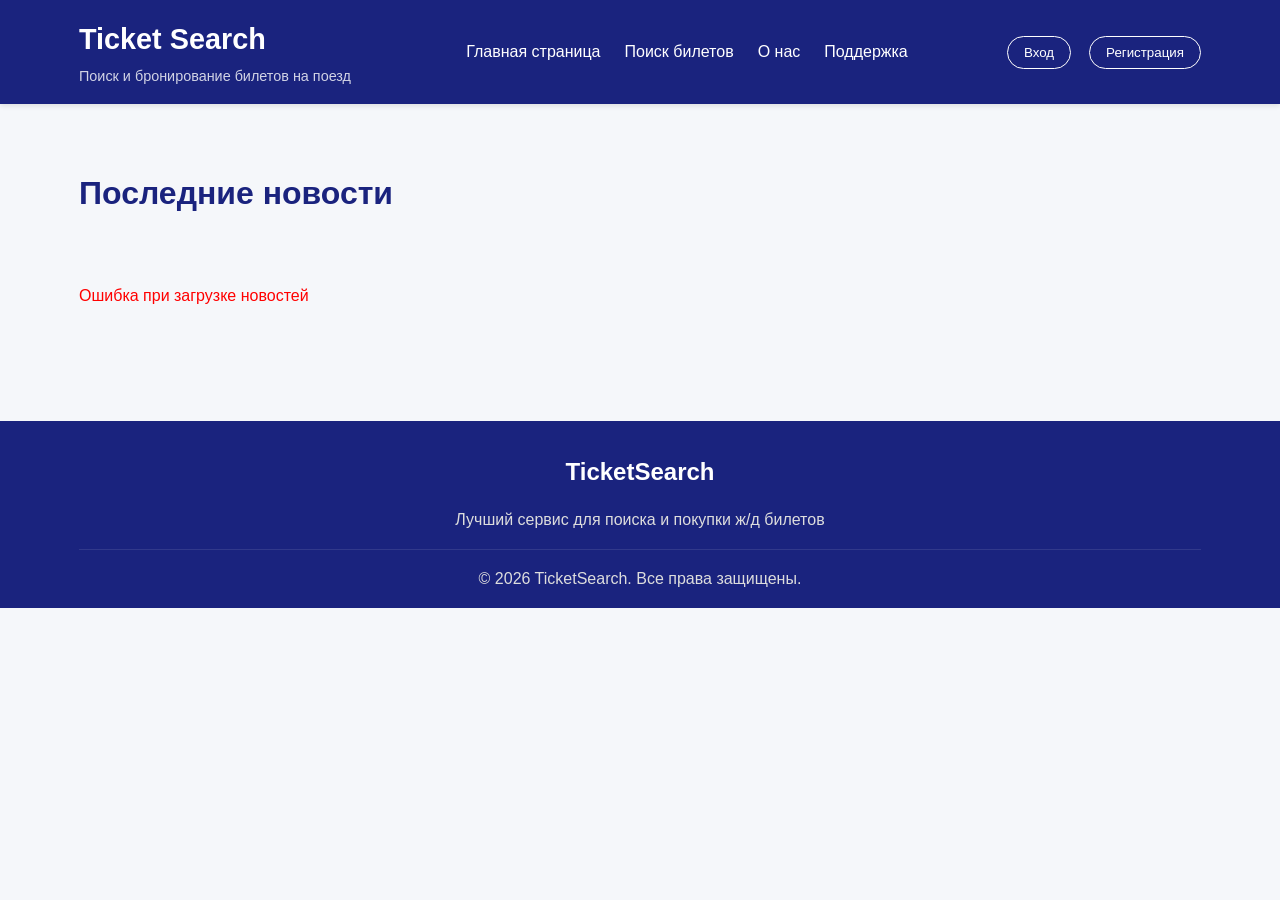
<file: novostu.html>
<!DOCTYPE html>
<html lang="ru">
<head>
    <meta charset="UTF-8">
    <meta name="viewport" content="width=device-width, initial-scale=1.0">
    <link rel="stylesheet" href="https://cdnjs.cloudflare.com/ajax/libs/font-awesome/6.4.0/css/all.min.css">
    <title>Новости железной дороги</title>
    <link rel="stylesheet" href="novostu.css">
    <link rel="stylesheet" href="auto.css">
    <style>
        /* ========== ДОПОЛНИТЕЛЬНЫЕ СТИЛИ ДЛЯ СПИННЕРА ========== */
        .loading-container {
            display: flex;
            flex-direction: column;
            align-items: center;
            justify-content: center;
            padding: 60px 20px;
            background: white;
            border-radius: 20px;
            text-align: center;
            grid-column: 1 / -1;
        }

        .loading-spinner {
            width: 60px;
            height: 60px;
            margin: 0 auto 20px;
            border: 4px solid #e0e0e0;
            border-top: 4px solid #1a237e;
            border-right: 4px solid #283593;
            border-radius: 50%;
            animation: spin 0.8s linear infinite;
        }

        .loading-text {
            font-size: 18px;
            color: #1a237e;
            font-weight: 600;
            margin-bottom: 10px;
        }

        .loading-dots {
            display: flex;
            justify-content: center;
            gap: 8px;
            margin-top: 15px;
        }

        .loading-dots span {
            width: 8px;
            height: 8px;
            background: #1a237e;
            border-radius: 50%;
            animation: bounce 1.4s ease-in-out infinite;
        }

        .loading-dots span:nth-child(1) { animation-delay: 0s; }
        .loading-dots span:nth-child(2) { animation-delay: 0.2s; }
        .loading-dots span:nth-child(3) { animation-delay: 0.4s; }

        .loading-subtext {
            font-size: 14px;
            color: #888;
            margin-top: 10px;
        }

        @keyframes spin {
            0% { transform: rotate(0deg); }
            100% { transform: rotate(360deg); }
        }

        @keyframes bounce {
            0%, 60%, 100% {
                transform: translateY(0);
                opacity: 0.4;
            }
            30% {
                transform: translateY(-12px);
                opacity: 1;
            }
        }
    </style>
    <script src="https://accounts.google.com/gsi/client" async defer></script>
</head>

<body>
    <!-- Шапка -->
    <header class="header">
        <div class="container">
            <div class="logo">
                <a href="index.html">
                    <h1>Ticket Search</h1>
                    <p>Поиск и бронирование билетов на поезд</p>
                </a>
            </div>
            <nav class="nav">
                <ul>
                    <li><a href="index.html">Главная страница</a></li>
                    <li><a href="seacrh.html">Поиск билетов</a></li>
                    <li><a href="o_nas.html">О нас</a></li>
                    <li><a href="support.html">Поддержка</a></li>
                </ul>
            </nav>
            <div class="auth-buttons" id="authBlock">
                <button class="btn-login" id="loginBtn">Войти</button>
                <button class="btn-register" id="regBtn">Регистрация</button>
            </div>
        </div>
    </header>

    <!-- Основной контент -->
    <main>
        <!-- Последние новости -->
        <section class="latest-news">
            <div class="container">
                <div class="news-header">
                    <h2 class="section-title">Последние новости</h2>
                </div>
                <div class="news-grid" id="newsContainer">
                    <div class="loading-container">
                        <div class="loading-spinner"></div>
                        <div class="loading-text">Загрузка новостей</div>
                        <div class="loading-dots">
                            <span></span>
                            <span></span>
                            <span></span>
                        </div>
                        <div class="loading-subtext">Пожалуйста, подождите...</div>
                    </div>
                </div>
            </div>
        </section>
    </main>

    <!-- Подвал -->
    <footer class="footer">
        <div class="container">
            <div class="footer-content">
                <div class="footer-section">
                    <h3>TicketSearch</h3>
                    <p>Лучший сервис для поиска и покупки ж/д билетов</p>
                </div>
            </div>
            <div class="footer-bottom">
                <p>&copy; 2026 TicketSearch. Все права защищены.</p>
            </div>
        </div>
    </footer>

    <div id="authModal" class="modal">
        <div class="modal-content">
            <span class="close-modal">&times;</span>
            <h2 id="modalTitle">Вход</h2>
            <form id="authForm">
                <div id="regFields" style="display: none;">
                    <div class="form-group" style="margin-bottom: 15px;">
                        <input type="text" id="authName" placeholder="Имя" style="width: 100%; padding: 10px; border: 1px solid #ddd; border-radius: 4px;">
                    </div>
                    <div class="form-group" style="margin-bottom: 15px;">
                        <input type="text" id="authLastName" placeholder="Фамилия" style="width: 100%; padding: 10px; border: 1px solid #ddd; border-radius: 4px;">
                    </div>
                </div>
                <div class="form-group" style="margin-bottom: 15px;">
                    <input type="email" id="authEmail" placeholder="Email" required style="width: 100%; padding: 10px; border: 1px solid #ddd; border-radius: 4px;">
                </div>
                <div class="form-group" style="margin-bottom: 15px;">
                    <input type="password" id="authPassword" placeholder="Пароль" required style="width: 100%; padding: 10px; border: 1px solid #ddd; border-radius: 4px;">
                </div>
                
                <button type="submit" class="search-btn" id="submitAuth" style="width: 100%;">Войти</button>
                <div id="googleBtnContainer" style="display: none; margin-top: 15px; justify-content: center;"></div>
            </form>
            <p id="toggleAuth" style="text-align: center; margin-top: 15px; cursor: pointer; color: #1a237e; text-decoration: underline;">
                Нет аккаунта? Зарегистрироваться
            </p>
        </div>
    </div>

    <script>
        // Функция экранирования HTML
        function escapeHtml(str) {
            if (!str) return '';
            return str.replace(/[&<>]/g, function(m) {
                if (m === '&') return '&amp;';
                if (m === '<') return '&lt;';
                if (m === '>') return '&gt;';
                return m;
            });
        }

        // Функция загрузки новостей
        function loadNews() {
            // Получаем новости из localStorage
            let news = JSON.parse(localStorage.getItem('newsData')) || 
                      JSON.parse(localStorage.getItem('admin_news_list')) || [];
            
            // Если новостей нет, берем дефолтные
            if (news.length === 0) {
                news = [
                    { id: 1, title: 'Сергей Собянин рассказал, каким станет Ленинградский вокзал после модернизации', content: 'Историческую часть здания вокзала сохранят и отремонтируют. Ключевые изменения коснутся внутреннего пространства — вокзал станет современным и удобным для всех категорий пассажиров.', date: '2026-03-10' },
                    { id: 2, title: 'Запуск новых двухэтажных поездов', content: 'Комфорт и скорость для пассажиров дальнего следования.', date: '2026-03-15' }
                ];
            }
            
            // Сортируем по дате (новые сверху)
            news.sort((a, b) => new Date(b.date) - new Date(a.date));
            
            const newsContainer = document.getElementById('newsContainer');
            
            // Отображаем новости
            newsContainer.innerHTML = news.map(item => `
                <div class="news-card">
                    <div class="news-image">
                        <img src="https://www.mos.ru/upload/newsfeed/news/8ccd1ba7b2507c18ed227866858c3218/B-1UgQMx6uBd.jpg" alt="${escapeHtml(item.title)}">
                    </div>
                    <div class="news-content">
                        <div class="news-date">${item.date}</div>
                        <h3 class="news-title">${escapeHtml(item.title)}</h3>
                        <p class="news-preview">${escapeHtml(item.content.substring(0, 100))}${item.content.length > 100 ? '...' : ''}</p>
                        <a href="#" class="read-more" data-id="${item.id}">Читать далее →</a>
                    </div>
                </div>
            `).join('');
        }

        // Ждем полной загрузки DOM, затем показываем спиннер на короткое время и грузим новости
        document.addEventListener('DOMContentLoaded', function() {
            // Спиннер уже отображается в HTML (встроен в #newsContainer)
            // Небольшая задержка, чтобы спиннер покрутился
            setTimeout(loadNews, 800);
        });
    </script>
    <script src="auto.js"></script>
    <script src="novostu.js"></script>
</body>
</html>
</file>
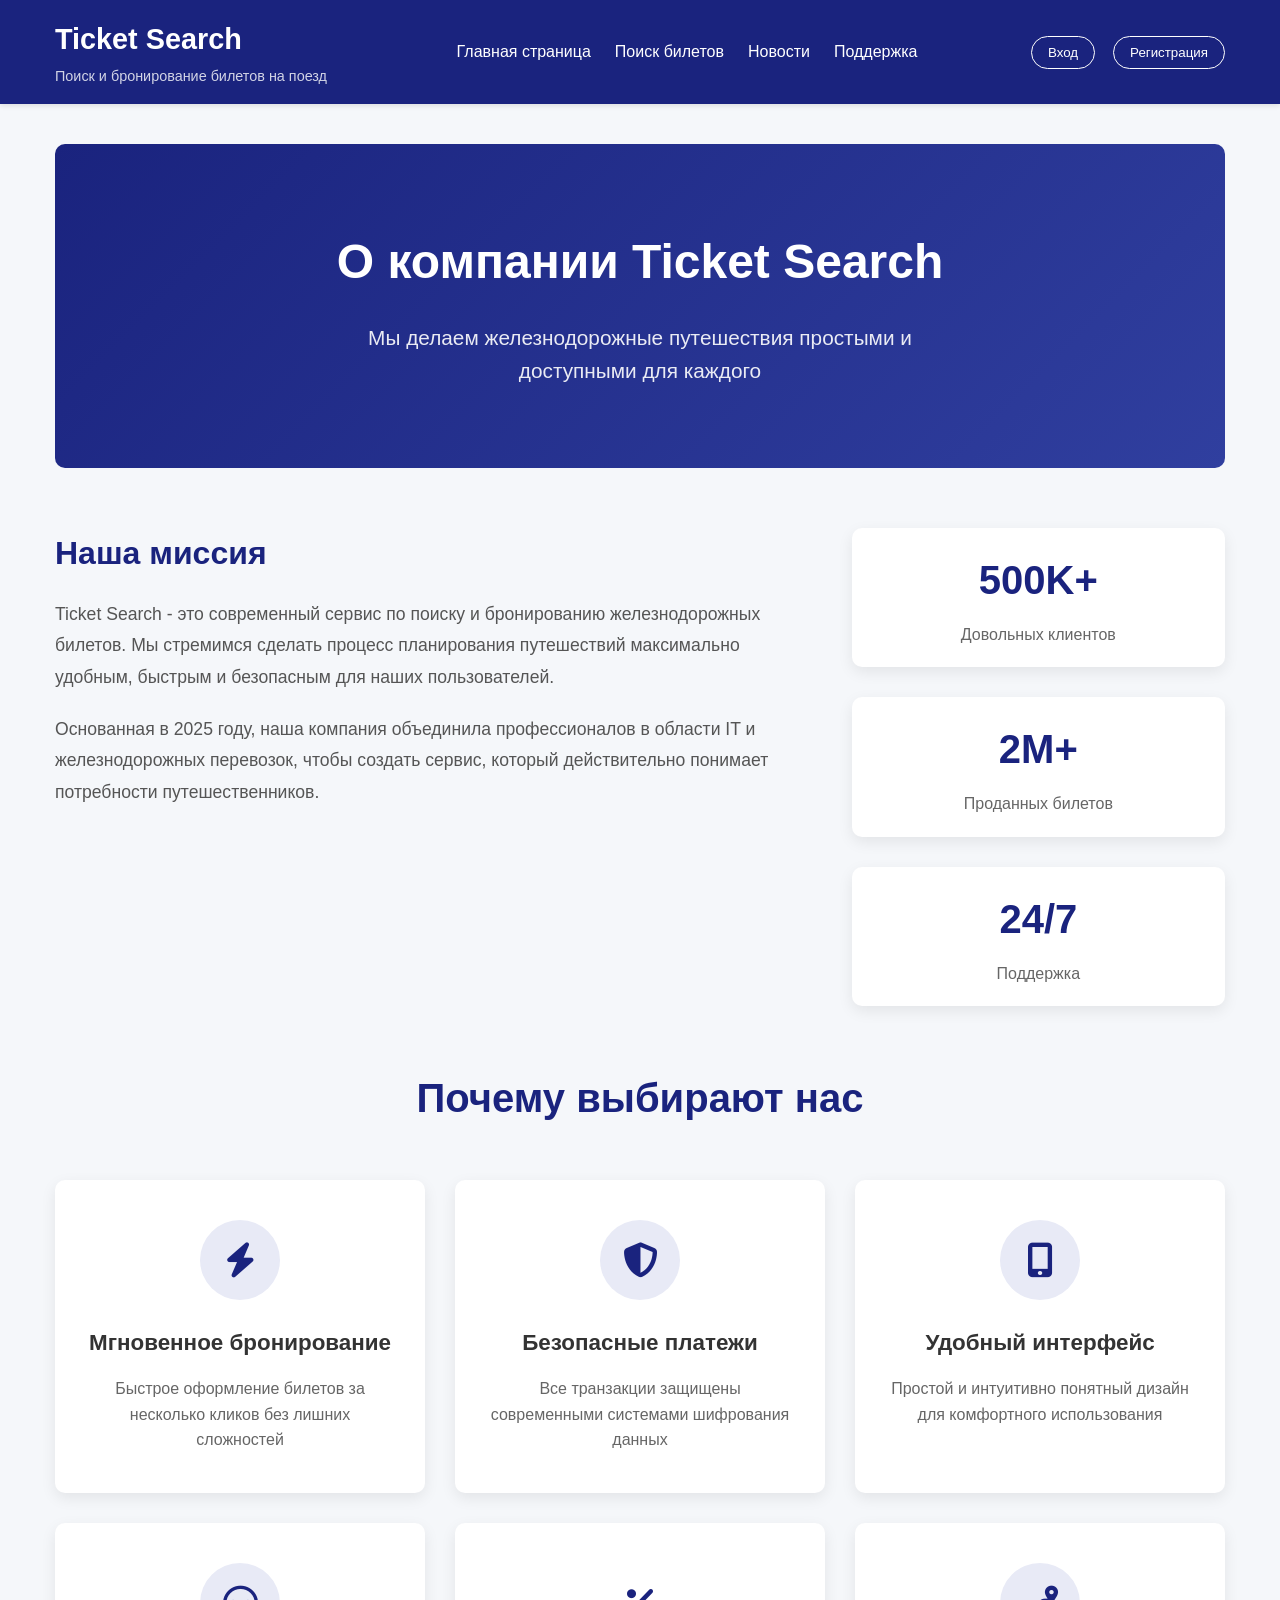
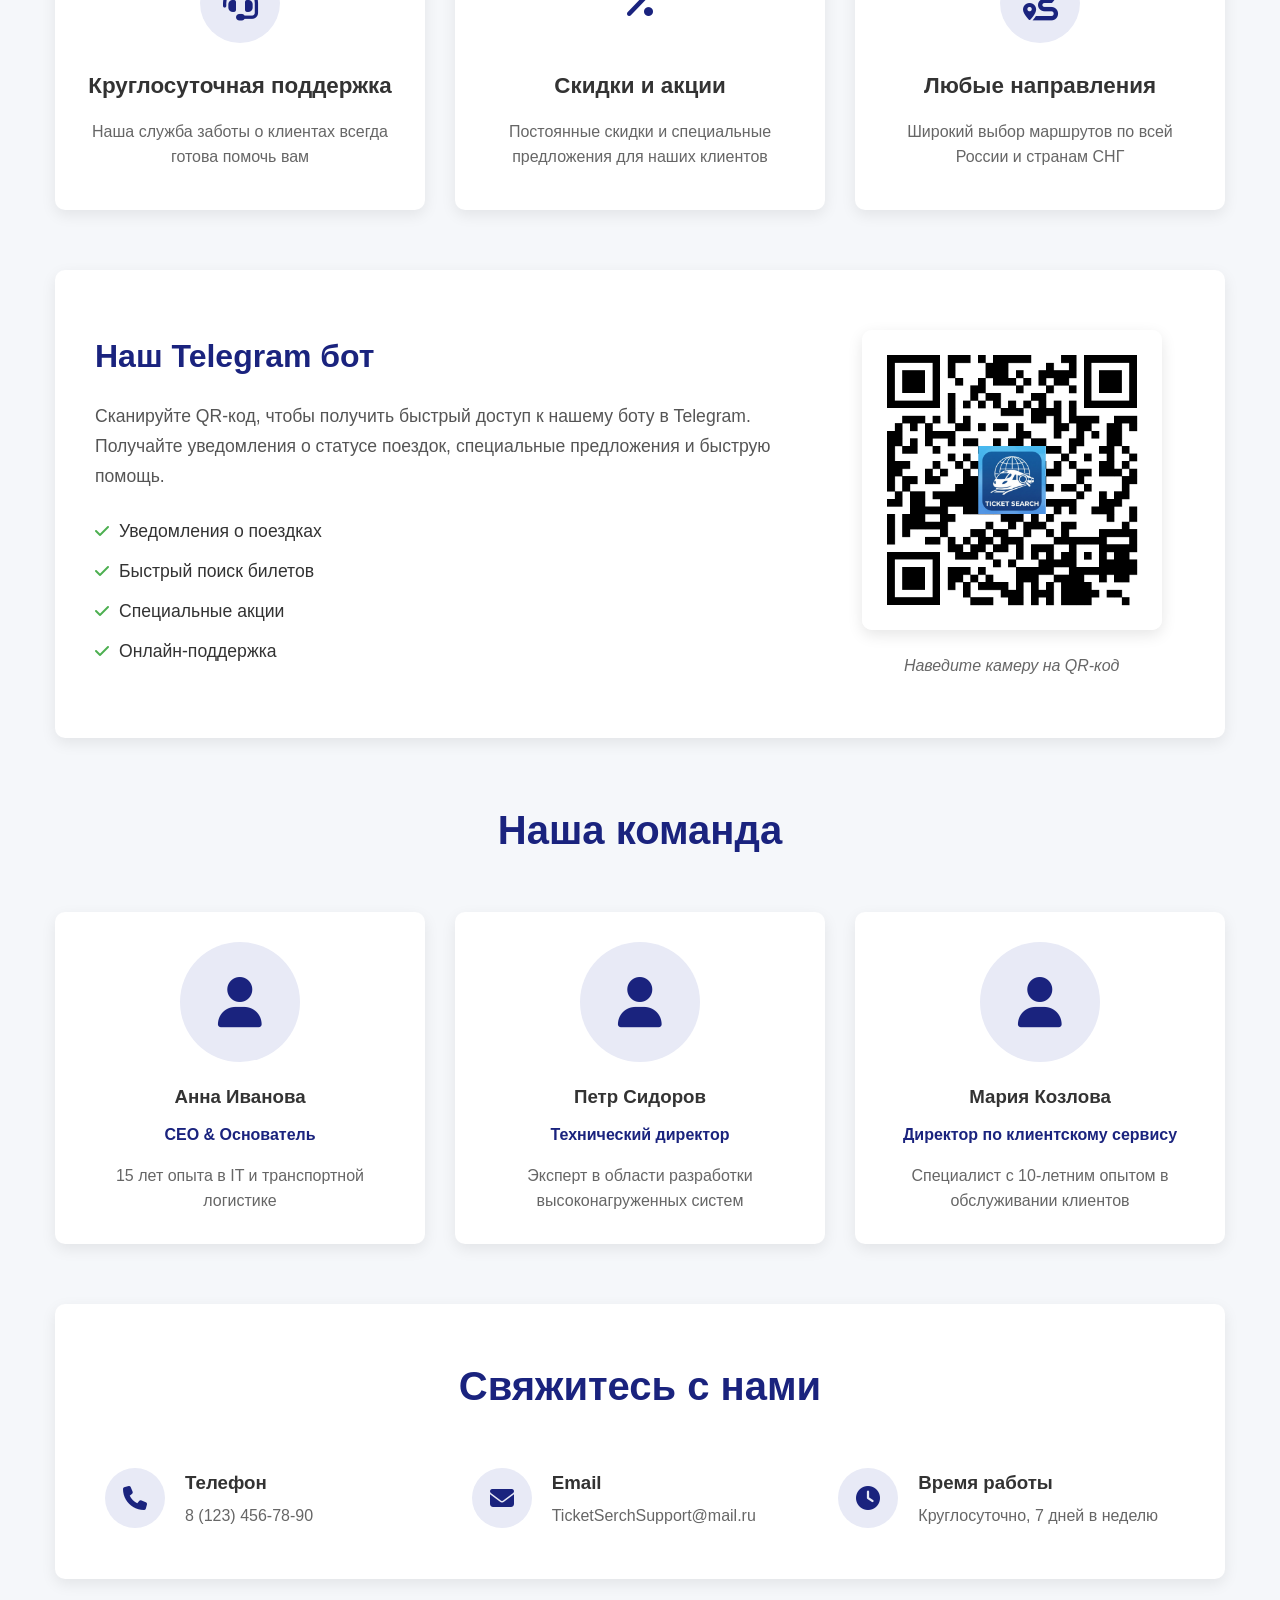
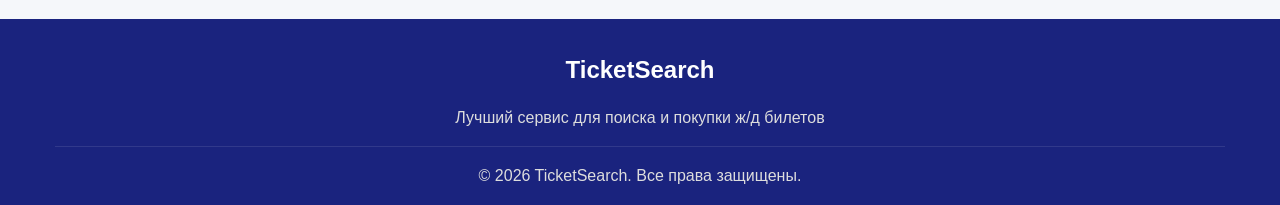
<file: o_nas.html>
<!DOCTYPE html>
<html lang="ru">
<head>
    <meta charset="UTF-8">
    <meta name="viewport" content="width=device-width, initial-scale=1.0">
    <title>О нас - Ticket Search</title>
    <link rel="stylesheet" href="o_nas.css">
    <link rel="stylesheet" href="auto.css">
    <script src="auto.js"></script>
    <link rel="stylesheet" href="https://cdnjs.cloudflare.com/ajax/libs/font-awesome/6.4.0/css/all.min.css">
    <script src="https://accounts.google.com/gsi/client" async defer></script>
</head>
<body>
    <!-- Шапка -->
    <header class="header">
        <div class="container">
            <div class="logo">
                <a href="index.html">
                    <h1>Ticket Search</h1>
                    <p>Поиск и бронирование билетов на поезд</p>
                </a>
            </div>
            <nav class="nav">
                <ul>
                    <li><a href="index.html">Главная страница</a></li>
                    <li><a href="seacrh.html">Поиск билетов</a></li>
                    <li><a href="novostu.html">Новости</a></li>
                    <li><a href="support.html">Поддержка</a></li>
                </ul>
            </nav>
            <div class="auth-buttons" id="authBlock">
            <button class="btn-login" id="loginBtn">Войти</button>
            <button class="btn-register" id="regBtn">Регистрация</button>
        </div>
        </div>
    </header>

    <!-- Основной контент -->
    <main class="about-main">
        <div class="container">
            <!-- Герой секция -->
            <section class="hero-section">
                <div class="hero-content">
                    <h1 class="hero-title">О компании Ticket Search</h1>
                    <p class="hero-subtitle">Мы делаем железнодорожные путешествия простыми и доступными для каждого</p>
                </div>
            </section>

            <!-- О компании -->
            <section class="about-section">
                <div class="about-content">
                    <div class="about-text">
                        <h2>Наша миссия</h2>
                        <p>Ticket Search - это современный сервис по поиску и бронированию железнодорожных билетов. Мы стремимся сделать процесс планирования путешествий максимально удобным, быстрым и безопасным для наших пользователей.</p>

                        <p>Основанная в 2025 году, наша компания объединила профессионалов в области IT и железнодорожных перевозок, чтобы создать сервис, который действительно понимает потребности путешественников.</p>
                    </div>
                    <div class="about-stats">
                        <div class="stat-item">
                            <div class="stat-number">500K+</div>
                            <div class="stat-label">Довольных клиентов</div>
                        </div>
                        <div class="stat-item">
                            <div class="stat-number">2M+</div>
                            <div class="stat-label">Проданных билетов</div>
                        </div>
                        <div class="stat-item">
                            <div class="stat-number">24/7</div>
                            <div class="stat-label">Поддержка</div>
                        </div>
                    </div>
                </div>
            </section>

            <!-- Наши преимущества -->
            <section class="features-section">
                <h2 class="section-title">Почему выбирают нас</h2>
                <div class="features-grid">
                    <div class="feature-card">
                        <div class="feature-icon">
                            <i class="fas fa-bolt"></i>
                        </div>
                        <h3>Мгновенное бронирование</h3>
                        <p>Быстрое оформление билетов за несколько кликов без лишних сложностей</p>
                    </div>
                    <div class="feature-card">
                        <div class="feature-icon">
                            <i class="fas fa-shield-alt"></i>
                        </div>
                        <h3>Безопасные платежи</h3>
                        <p>Все транзакции защищены современными системами шифрования данных</p>
                    </div>
                    <div class="feature-card">
                        <div class="feature-icon">
                            <i class="fas fa-mobile-alt"></i>
                        </div>
                        <h3>Удобный интерфейс</h3>
                        <p>Простой и интуитивно понятный дизайн для комфортного использования</p>
                    </div>
                    <div class="feature-card">
                        <div class="feature-icon">
                            <i class="fas fa-headset"></i>
                        </div>
                        <h3>Круглосуточная поддержка</h3>
                        <p>Наша служба заботы о клиентах всегда готова помочь вам</p>
                    </div>
                    <div class="feature-card">
                        <div class="feature-icon">
                            <i class="fas fa-percent"></i>
                        </div>
                        <h3>Скидки и акции</h3>
                        <p>Постоянные скидки и специальные предложения для наших клиентов</p>
                    </div>
                    <div class="feature-card">
                        <div class="feature-icon">
                            <i class="fas fa-route"></i>
                        </div>
                        <h3>Любые направления</h3>
                        <p>Широкий выбор маршрутов по всей России и странам СНГ</p>
                    </div>
                </div>
            </section>

            <!-- QR-код для Telegram бота -->
            <section class="qr-section">
                <div class="qr-content">
                    <div class="qr-text">
                        <h2>Наш Telegram бот</h2>
                        <p>Сканируйте QR-код, чтобы получить быстрый доступ к нашему боту в Telegram. Получайте уведомления о статусе поездок, специальные предложения и быструю помощь.</p>
                        <ul class="qr-features">
                            <li><i class="fas fa-check"></i> Уведомления о поездках</li>
                            <li><i class="fas fa-check"></i> Быстрый поиск билетов</li>
                            <li><i class="fas fa-check"></i> Специальные акции</li>
                            <li><i class="fas fa-check"></i> Онлайн-поддержка</li>
                        </ul>
                    </div>
                    <div class="qr-code">
                        <img src="Bot.png" height="700" width="300" alt="QR-код для Telegram бота">
                        <p class="qr-caption">Наведите камеру на QR-код</p>
                    </div>
                </div>
            </section>

            <!-- Команда -->
            <section class="team-section">
                <h2 class="section-title">Наша команда</h2>
                <div class="team-grid">
                    <div id="team" class="team-member">
                        <div class="member-photo">
                            <i class="fas fa-user"></i>
                        </div>
                        <h3>Анна Иванова</h3>
                        <p class="member-role">CEO & Основатель</p>
                        <p class="member-bio">15 лет опыта в IT и транспортной логистике</p>
                    </div>
                    <div class="team-member">
                        <div class="member-photo">
                            <i class="fas fa-user"></i>
                        </div>
                        <h3>Петр Сидоров</h3>
                        <p class="member-role">Технический директор</p>
                        <p class="member-bio">Эксперт в области разработки высоконагруженных систем</p>
                    </div>
                    <div class="team-member">
                        <div class="member-photo">
                            <i class="fas fa-user"></i>
                        </div>
                        <h3>Мария Козлова</h3>
                        <p class="member-role">Директор по клиентскому сервису</p>
                        <p class="member-bio">Специалист с 10-летним опытом в обслуживании клиентов</p>
                    </div>
                </div>
            </section>

            <!-- Контакты -->
            <section class="contact-section">
                <h2 class="section-title">Свяжитесь с нами</h2>
                <div  id="info" class="contact-info">
                    <div class="contact-item">
                        <i class="fas fa-phone"></i>
                        <div>
                            <h3>Телефон</h3>
                            <p>8 (123) 456-78-90</p>
                        </div>
                    </div>
                    <div class="contact-item">
                        <i class="fas fa-envelope"></i>
                        <div>
                            <h3>Email</h3>
                            <p>TicketSerchSupport@mail.ru</p>
                        </div>
                    </div>
                    <div class="contact-item">
                        <i class="fas fa-clock"></i>
                        <div>
                            <h3>Время работы</h3>
                            <p>Круглосуточно, 7 дней в неделю</p>
                        </div>
                    </div>
                </div>
            </section>
        </div>
    </main>

    <!-- Подвал -->
<footer class="footer">
        <div class="container">
            <div class="footer-content">
                <div class="footer-section">
                    <h3>TicketSearch</h3>
                    <p>Лучший сервис для поиска и покупки ж/д билетов</p>
                </div>
            </div>
            <div class="footer-bottom">
                <p>&copy; 2026 TicketSearch. Все права защищены.</p>
            </div>
        </div>
    </footer>

    <script src="o_nas.js"></script>

<div id="authModal" class="modal">
    <div class="modal-content">
        <span class="close-modal">&times;</span>
        <h2 id="modalTitle">Вход</h2>
        <form id="authForm">
            <div id="regFields" style="display: none;">
                <div class="form-group" style="margin-bottom: 15px;">
                    <input type="text" id="authName" placeholder="Имя" style="width: 100%; padding: 10px; border: 1px solid #ddd; border-radius: 4px;">
                </div>
                <div class="form-group" style="margin-bottom: 15px;">
                    <input type="text" id="authLastName" placeholder="Фамилия" style="width: 100%; padding: 10px; border: 1px solid #ddd; border-radius: 4px;">
                </div>
            </div>

            <div class="form-group" style="margin-bottom: 15px;">
                <input type="email" id="authEmail" placeholder="Email" required style="width: 100%; padding: 10px; border: 1px solid #ddd; border-radius: 4px;">
            </div>
            <div class="form-group" style="margin-bottom: 15px;">
                <input type="password" id="authPassword" placeholder="Пароль" required style="width: 100%; padding: 10px; border: 1px solid #ddd; border-radius: 4px;">
            </div>
            
            <button type="submit" class="search-btn" id="submitAuth" style="width: 100%;">Войти</button>
            <div id="googleBtnContainer" style="display: none; margin-top: 15px; justify-content: center;"></div>
        </form>
        <p id="toggleAuth" style="text-align: center; margin-top: 15px; cursor: pointer; color: #1a237e; text-decoration: underline;">
            Нет аккаунта? Зарегистрироваться
        </p>
    </div>
</div>    
</body>
</html>
</file>
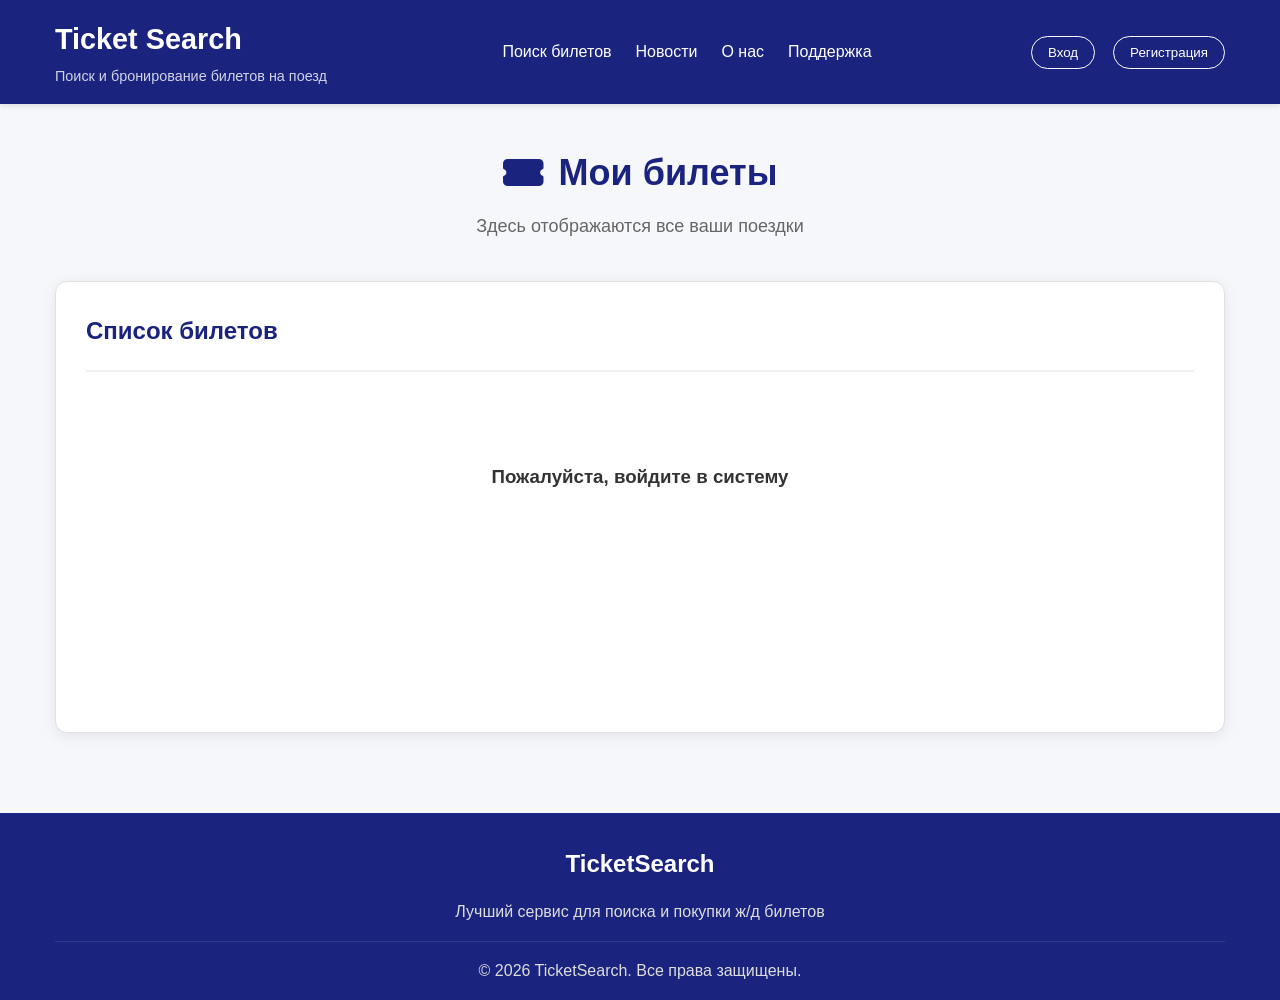
<file: people.html>
<!DOCTYPE html>
<html lang="ru">
<head>
    <meta charset="UTF-8">
    <meta name="viewport" content="width=device-width, initial-scale=1.0">
    <title>Мои билеты - TicketSearch</title>
    <link rel="stylesheet" href="people.css">
    <link rel="stylesheet" href="auto.css">
    <link rel="stylesheet" href="https://cdnjs.cloudflare.com/ajax/libs/font-awesome/6.4.0/css/all.min.css">
    <script src="https://accounts.google.com/gsi/client" async defer></script>
</head>
<body>
    <header class="header">
        <div class="container">
            <div class="logo">
                <a href="index.html">
                    <h1>Ticket Search</h1>
                    <p>Поиск и бронирование билетов на поезд</p>
                </a>
            </div>
            <nav class="nav">
                <ul>
                    <li><a href="seacrh.html">Поиск билетов</a></li>
                    <li><a href="novostu.html">Новости</a></li>
                    <li><a href="o_nas.html">О нас</a></li>
                    <li><a href="support.html">Поддержка</a></li>
                </ul>
            </nav>
            <div class="auth-buttons" id="authBlock">
                </div>
        </div>
    </header>

    <main class="profile-main">
        <div class="container">
            <div class="profile-header">
                <h1><i class="fas fa-ticket-alt"></i> Мои билеты</h1>
                <p class="profile-subtitle">Здесь отображаются все ваши поездки</p>
            </div>

            <div class="profile-content">
                <section class="profile-main-area" style="width: 100%;">
                    
                    <div id="tickets-tab" class="tab-content active">
                        <div class="tab-header">
                            <h2>Список билетов</h2>
                            
                        </div>

                        <div id="ticketsList" class="tickets-list">
                            <div class="no-tickets">
                                <i class="fas fa-ticket-alt"></i>
                                <h3>У вас пока нет билетов</h3>
                                <p>Найдите и купите билеты на поезд, и они появятся здесь</p>
                                <a href="seacrh.html" class="btn-find-tickets">
                                    <i class="fas fa-search"></i> Найти билеты
                                </a>
                            </div>
                        </div>
                    </div>

                </section>
            </div>
        </div>
    </main>

    <footer class="footer">
        <div class="container">
            <div class="footer-content">
                <div class="footer-section">
                    <h3>TicketSearch</h3>
                    <p>Лучший сервис для поиска и покупки ж/д билетов</p>
                </div>
            </div>
            <div class="footer-bottom">
                <p>&copy; 2026 TicketSearch. Все права защищены.</p>
            </div>
        </div>
    </footer>

    <script src="auto.js"></script>
    <script src="people.js"></script>
</body>
</html>
</file>
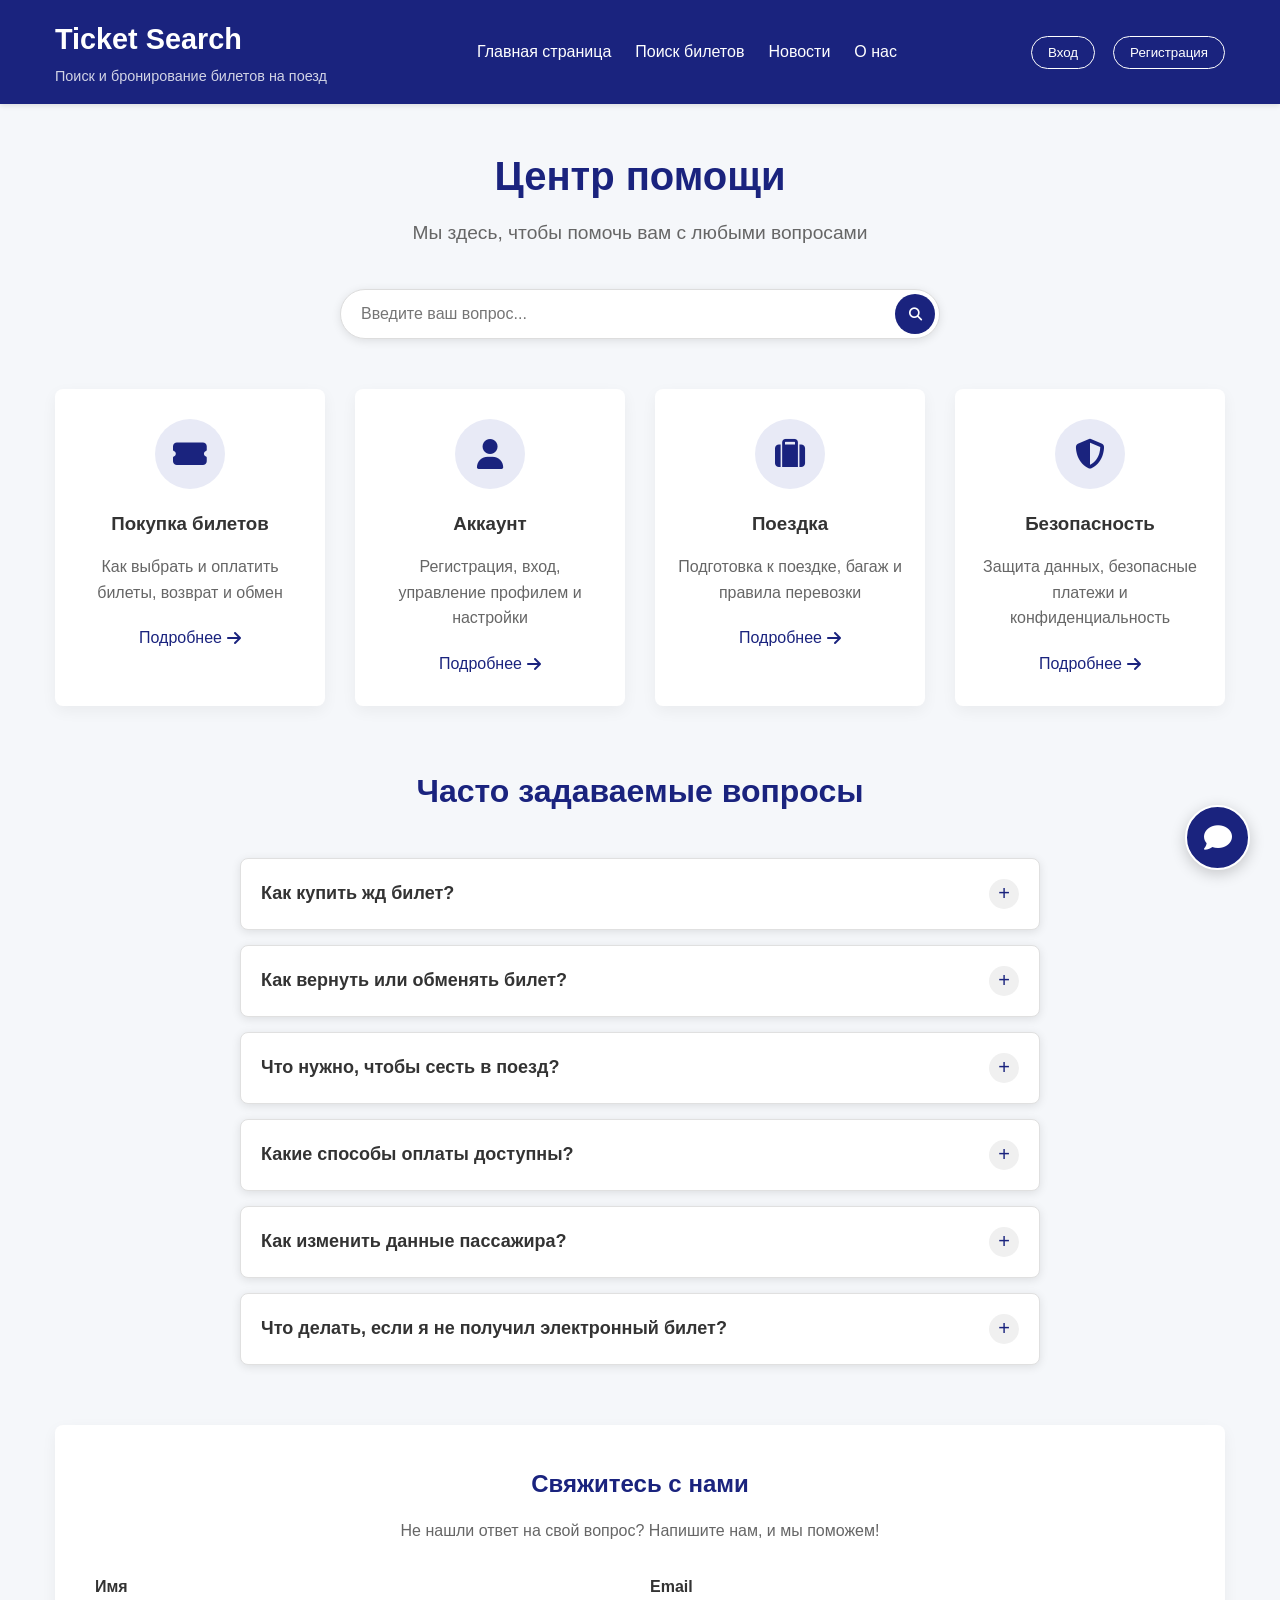
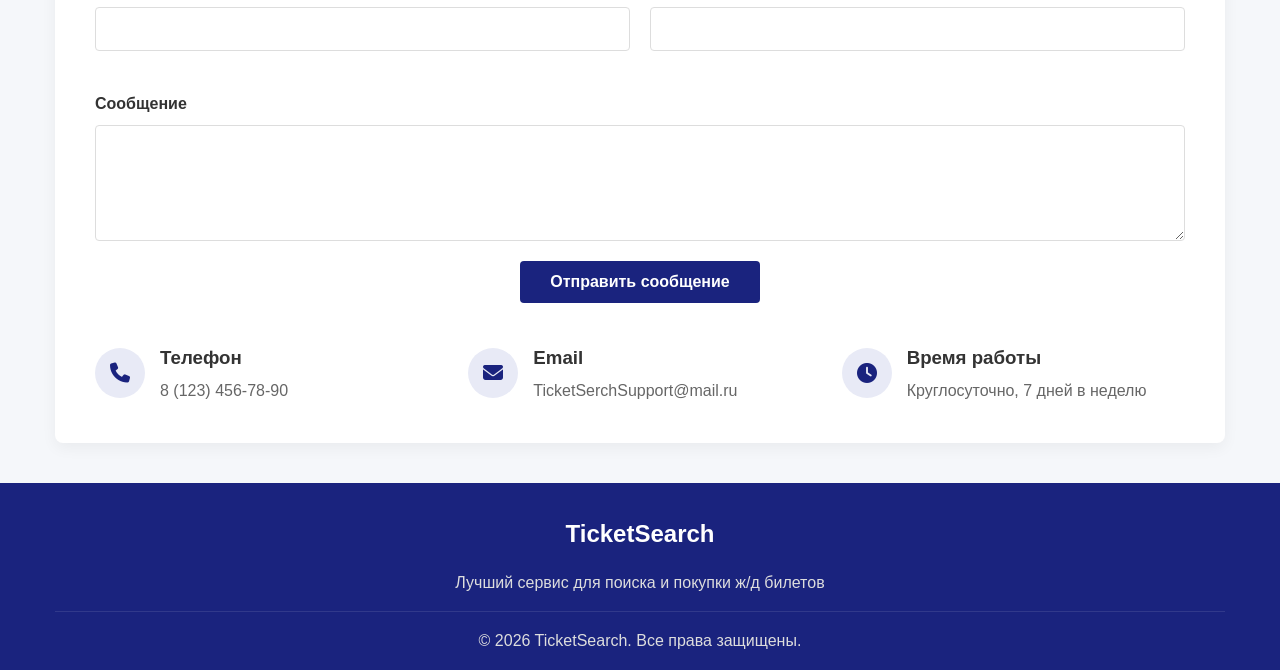
<file: support.html>
<!DOCTYPE html>
<html lang="ru">
<head>
    <meta charset="UTF-8">
    <meta name="viewport" content="width=device-width, initial-scale=1.0">
    <title>Ticket Search Support</title>
    <link rel="stylesheet" href="support.css">
    <link rel="stylesheet" href="auto.css">
    <script src="auto.js"></script>
    <link rel="stylesheet" href="https://cdnjs.cloudflare.com/ajax/libs/font-awesome/6.4.0/css/all.min.css">
    <script src="https://accounts.google.com/gsi/client" async defer></script>
</head>
<body>
    <!-- Шапка -->
    <header class="header">
        <div class="container">
            <div class="logo">
                <a href="index.html">
                    <h1>Ticket Search</h1>
                    <p>Поиск и бронирование билетов на поезд</p>
                </a>
            </div>
            <nav class="nav">
                <ul>
                    <li><a href="index.html">Главная страница</a></li>
                    <li><a href="seacrh.html">Поиск билетов</a></li>
                    <li><a href="novostu.html">Новости</a></li>
                    <li><a href="o_nas.html">О нас</a></li>
                </ul>
            </nav>
           <div class="auth-buttons" id="authBlock">
            <button class="btn-login" id="loginBtn">Войти</button>
            <button class="btn-register" id="regBtn">Регистрация</button>
        </div>
        </div>
    </header>

    <!-- Основной контент -->
    <main class="help-main">
        <div class="container">
            <h1 class="help-title">Центр помощи</h1>
            <p class="help-subtitle">Мы здесь, чтобы помочь вам с любыми вопросами</p>

            <!-- Блок поиска помощи -->
            <section class="help-search">
                <div class="search-container">
                    <input type="text" placeholder="Введите ваш вопрос..." class="help-search-input">
                    <button class="help-search-btn">
                        <i class="fas fa-search"></i>
                    </button>
                </div>
            </section>

            <!-- Разделы помощи -->
            <section class="help-sections">
                <div class="help-section">
                    <div class="help-section-icon">
                        <i class="fas fa-ticket-alt"></i>
                    </div>
                    <h3>Покупка билетов</h3>
                    <p>Как выбрать и оплатить билеты, возврат и обмен</p>
                    <a href="#" class="help-section-link">Подробнее <i class="fas fa-arrow-right"></i></a>
                </div>

                <div class="help-section">
                    <div class="help-section-icon">
                        <i class="fas fa-user"></i>
                    </div>
                    <h3>Аккаунт</h3>
                    <p>Регистрация, вход, управление профилем и настройки</p>
                    <a href="#" class="help-section-link">Подробнее <i class="fas fa-arrow-right"></i></a>
                </div>

                <div class="help-section">
                    <div class="help-section-icon">
                        <i class="fas fa-suitcase"></i>
                    </div>
                    <h3>Поездка</h3>
                    <p>Подготовка к поездке, багаж и правила перевозки</p>
                    <a href="#" class="help-section-link">Подробнее <i class="fas fa-arrow-right"></i></a>
                </div>

                <div class="help-section">
                    <div class="help-section-icon">
                        <i class="fas fa-shield-alt"></i>
                    </div>
                    <h3>Безопасность</h3>
                    <p>Защита данных, безопасные платежи и конфиденциальность</p>
                    <a href="#" class="help-section-link">Подробнее <i class="fas fa-arrow-right"></i></a>
                </div>
            </section>

            <!-- Часто задаваемые вопросы -->
            <section class="faq-section">
                <h2>Часто задаваемые вопросы</h2>
                <div class="faq-list">
                    <div class="faq-item">
                        <div class="faq-question">
                            <span>Как купить жд билет?</span>
                            <button class="faq-toggle">+</button>
                        </div>
                        <div class="faq-answer">
                            <p>Для покупки билета перейдите на главную страницу и заполните форму поиска, выберите подходящий рейс и следуйте инструкциям системы оплаты.</p>
                        </div>
                    </div>

                    <div class="faq-item">
                        <div class="faq-question">
                            <span>Как вернуть или обменять билет?</span>
                            <button class="faq-toggle">+</button>
                        </div>
                        <div class="faq-answer">
                            <p>Возврат и обмен билетов возможен в личном кабинете в разделе "Мои билеты". Сроки и условия возврата зависят от тарифа и времени до отправления. Подробную информацию вы можете найти в правилах перевозки.</p>
                        </div>
                    </div>


                    <div class="faq-item">
                        <div class="faq-question">
                            <span>Что нужно, чтобы сесть в поезд?</span>
                            <button class="faq-toggle">+</button>
                        </div>
                        <div class="faq-answer">
                            <p>Для посадки необходим документ, удостоверяющий личность (паспорт), и электронный или бумажный билет.</p>
                        </div>
                     </div>

                    <div class="faq-item">
                        <div class="faq-question">
                            <span>Какие способы оплаты доступны?</span>
                            <button class="faq-toggle">+</button>
                        </div>
                        <div class="faq-answer">
                            <p>Мы принимаем банковские карты Visa, Mastercard, Мир, а также электронные кошельки и интернет-банкинг. Все платежи защищены современными системами шифрования.</p>
                        </div>
                    </div>

                    <div class="faq-item">
                        <div class="faq-question">
                            <span>Как изменить данные пассажира?</span>
                            <button class="faq-toggle">+</button>
                        </div>
                        <div class="faq-answer">
                            <p>Изменение данных пассажира возможно до момента оформления билета. После оплаты изменение персональных данных может быть ограничено в зависимости от правил перевозчика.</p>
                        </div>
                    </div>

                    <div class="faq-item">
                        <div class="faq-question">
                            <span>Что делать, если я не получил электронный билет?</span>
                            <button class="faq-toggle">+</button>
                        </div>
                        <div class="faq-answer">
                            <p>Электронный билет обычно приходит в течение 15 минут после оплаты. Если вы не получили билет, проверьте папку "Спам" или свяжитесь с нашей службой поддержки.</p>
                        </div>
                    </div>
                </div>
            </section>

            <!-- Форма обратной связи -->
            <section class="contact-section">
                <h2>Свяжитесь с нами</h2>
                <p class="contact-subtitle">Не нашли ответ на свой вопрос? Напишите нам, и мы поможем!</p>

                <form class="contact-form" id="contact-form">
                    <div class="form-row">
                        <div class="form-group">
                            <label for="name">Имя</label>
                            <input type="text" id="name" name="name" required>
                        </div>
                        <div class="form-group">
                            <label for="email">Email</label>
                            <input type="email" id="email" name="email" required>
                        </div>
                    </div>

                    <div class="form-group">
                        <label for="message">Сообщение</label>
                        <textarea id="message" name="message" rows="5" required></textarea>
                    </div>

                    <button type="submit" class="submit-btn">Отправить сообщение</button>
                </form>

                <div class="contact-info">
                    <div class="contact-item">
                        <i class="fas fa-phone"></i>
                        <div>
                            <h3>Телефон</h3>
                            <p>8 (123) 456-78-90</p>
                        </div>
                    </div>

                    <div class="contact-item">
                        <i class="fas fa-envelope"></i>
                        <div>
                            <h3>Email</h3>
                            <p>TicketSerchSupport@mail.ru</p>
                        </div>
                    </div>

                    <div class="contact-item">
                        <i class="fas fa-clock"></i>
                        <div>
                            <h3>Время работы</h3>
                            <p>Круглосуточно, 7 дней в неделю</p>
                        </div>
                    </div>
                </div>
            </section>
        </div>
    </main>

    <!-- Подвал -->
<footer class="footer">
        <div class="container">
            <div class="footer-content">
                <div class="footer-section">
                    <h3>TicketSearch</h3>
                    <p>Лучший сервис для поиска и покупки ж/д билетов</p>
                </div>
            </div>
            <div class="footer-bottom">
                <p>&copy; 2026 TicketSearch. Все права защищены.</p>
            </div>
        </div>
    </footer>

    <div class="chat-button" id="chatButton" aria-label="Открыть чат" title="Чат поддержки">
        <i class="fas fa-comment"></i>
        <span class="tooltip">Чат с поддержкой</span>
    </div>

    <div class="chat-window" id="chatWindow">
        <div class="chat-header">
            <div class="chat-header-info">
                <i class="fas fa-headset"></i>
                <span>Поддержка TicketSearch</span>
            </div>
            <button class="chat-close" id="closeChat">&times;</button>
        </div>
        <div class="chat-messages" id="chatMessages">
            <div class="message bot">
                Здравствуйте! Чем я могу вам помочь?
            </div>
        </div>
        <div class="chat-input-area">
            <input type="text" id="chatInput" placeholder="Введите сообщение...">
            <button id="sendMessage"><i class="fas fa-paper-plane"></i></button>
        </div>
    </div>

    <script src="support.js"></script>

    <div id="authModal" class="modal">
    <div class="modal-content">
        <span class="close-modal">&times;</span>
        <h2 id="modalTitle">Вход</h2>
        <form id="authForm">
            <div id="regFields" style="display: none;">
                <div class="form-group" style="margin-bottom: 15px;">
                    <input type="text" id="authName" placeholder="Имя" style="width: 100%; padding: 10px; border: 1px solid #ddd; border-radius: 4px;">
                </div>
                <div class="form-group" style="margin-bottom: 15px;">
                    <input type="text" id="authLastName" placeholder="Фамилия" style="width: 100%; padding: 10px; border: 1px solid #ddd; border-radius: 4px;">
                </div>
            </div>

            <div class="form-group" style="margin-bottom: 15px;">
                <input type="email" id="authEmail" placeholder="Email" required style="width: 100%; padding: 10px; border: 1px solid #ddd; border-radius: 4px;">
            </div>
            <div class="form-group" style="margin-bottom: 15px;">
                <input type="password" id="authPassword" placeholder="Пароль" required style="width: 100%; padding: 10px; border: 1px solid #ddd; border-radius: 4px;">
            </div>
            
            <button type="submit" class="search-btn" id="submitAuth" style="width: 100%;">Войти</button>
            <div id="googleBtnContainer" style="display: none; margin-top: 15px; justify-content: center;"></div>
        </form>
        <p id="toggleAuth" style="text-align: center; margin-top: 15px; cursor: pointer; color: #1a237e; text-decoration: underline;">
            Нет аккаунта? Зарегистрироваться
        </p>
    </div>


    
</div>
</body>
</html>
</file>
<file: novostu.css>
.user-profile-container { position: relative; display: inline-block; }
.profile-trigger { cursor: pointer; display: flex; align-items: center; padding: 5px 10px; border-radius: 8px; }
.profile-dropdown { 
    display: none; position: absolute; right: 0; top: 100%; 
    background: white; box-shadow: 0 4px 12px rgba(0,0,0,0.15); 
    border-radius: 8px; padding: 10px; z-index: 1000; min-width: 180px;
}
.profile-dropdown.active { display: block; }
.dropdown-item { display: block; padding: 8px; text-decoration: none; color: #333; transition: 0.2s; }
.dropdown-item:hover { background: #f5f5f5; border-radius: 4px; }



.user-profile-container {
    position: relative;
}

.profile-dropdown {
    display: none;
    position: absolute;
    top: 130%;
    right: 0;
    background: white;
    min-width: 220px;
    box-shadow: 0 10px 30px rgba(0,0,0,0.15);
    border-radius: 10px;
    z-index: 9999;
    overflow: hidden;
    animation: slideDown 0.2s ease-out;
}

.profile-dropdown.active {
    display: block;
}

.dropdown-item {
    display: flex;
    align-items: center;
    gap: 12px;
    padding: 12px 20px;
    text-decoration: none;
    color: #444;
    transition: background 0.2s;
}

.dropdown-item:hover {
    background: #f5f7ff;
    color: #1a237e;
}

@keyframes slideDown {
    from { opacity: 0; transform: translateY(-10px); }
    to { opacity: 1; transform: translateY(0); }
}



/* Общие стили */
* {
    margin: 0;
    padding: 0;
    box-sizing: border-box;
    font-family: 'Arial', sans-serif;
}

body {
    background-color: #f5f7fa;
    color: #333;
    line-height: 1.6;
}

.container {
    width: 90%;
    max-width: 1200px;
    margin: 0 auto;
    padding: 0 15px;
}

/* Шапка */.header {
    background-color: #1a237e;
    color: white;
    padding: 1rem 0;
    box-shadow: 0 2px 5px rgba(0,0,0,0.1);

    position: sticky;
    top: 0;
    z-index: 1000;
}

.header .container {
    display: flex;
    justify-content: space-between;
    align-items: center;
    flex-wrap: wrap;
}

.logo h1 {
    font-size: 1.8rem;
    margin-bottom: 0.2rem;
}

.logo a {
    text-decoration: none;
    color: inherit;
}

.logo p {
    font-size: 0.9rem;
    opacity: 0.8;
}

.nav ul {
    display: flex;
    list-style: none;
}

.nav ul li {
    margin-left: 1.5rem;
}

.nav ul li a {
    color: white;
    text-decoration: none;
    transition: color 0.3s;
    font-weight: 500;
}

.nav ul li a:hover,
.nav ul li a.active {
    color: #ffc107;
}

.auth-buttons button {
    background: none;
    border: 1px solid white;
    color: white;
    padding: 0.5rem 1rem;
    margin-left: 0.5rem;
    border-radius: 4px;
    cursor: pointer;
    transition: all 0.3s;
    border-radius: 30px;
}

.auth-buttons .btn-login:hover {
    background: white;
    color: #1a237e;
}

.auth-buttons .btn-register:hover {
    background: white;
    color: #1a237e;
}


/* Search section */
.search-section {
    /*background: url('https://dynamic-media-cdn.tripadvisor.com/media/photo-o/1c/9e/76/65/caption.jpg?w=1200') no-repeat center center;
    background-size: cover;*/
    background: #f5f7fa;
    padding: 40px 0;
    border-radius: 0 0 10px 10px;
    margin-bottom: 40px;
    color: white;
    text-align: center;
    position: relative;
}

.search-section:before {
    content: '';
    position: absolute;
    top: 0;
    left: 0;
    width: 100%;
    height: 100%;
    background: rgba(0, 0, 0, 0.6);
    border-radius: 0 0 10px 10px;
}

.search-section .container {
    position: relative;
    z-index: 1;
}

.search-section h1 {
    font-size: 32px;
    margin-bottom: 30px;
    text-shadow: 1px 1px 3px rgba(0, 0, 0, 0.5);
}

.search-form {
    display: grid;
    grid-template-columns: repeat(4, 1fr) auto;
    gap: 15px;
    background: rgba(255, 255, 255, 0.9);
    padding: 20px;
    border-radius: 8px;
    box-shadow: 0 5px 15px rgba(0, 0, 0, 0.2);
}

.form-group {
    display: flex;
    flex-direction: column;
}

.form-group label {
    font-weight: 600;
    margin-bottom: 8px;
    color: #333;
}

.form-group input {
    padding: 12px;
    border: 1px solid #ddd;
    border-radius: 4px;
    font-size: 16px;
}

.search-btn {
    background: #ff9800;
    color: white;
    border: none;
    border-radius: 4px;
    padding: 0 20px;
    font-size: 16px;
    font-weight: 600;
    cursor: pointer;
    transition: background 0.3s ease;
    align-self: flex-end;
    height: 44px;
}

.search-btn:hover {
    background: #f57c00;
}


/* Основной контент */
.main {
    padding: 0;
}

/* Секции */
.section-title {
    font-size: 2rem;
    color: #1a237e;
    margin-bottom: 2rem;
    text-align: center;
    font-weight: 700;
}

/* Последние новости */
.latest-news {
    padding: 4rem 0;
    background: #f5f7fa;
}

.news-header {
    display: flex;
    justify-content: space-between;
    align-items: center;
    margin-bottom: 2rem;
    flex-wrap: wrap;
    gap: 1rem;
}

.news-grid {
    display: grid;
    grid-template-columns: repeat(auto-fit, minmax(350px, 1fr));
    gap: 2rem;
    margin-bottom: 3rem;
}

.news-card {
    background: white;
    border-radius: 10px;
    overflow: hidden;
    box-shadow: 0 3px 10px rgba(0,0,0,0.1);
    transition: transform 0.3s;
}

.news-card:hover {
    transform: translateY(-5px);
}

.news-image {
    position: relative;
    overflow: hidden;
}

.news-image img {
    width: 100%;
    height: 200px;
    object-fit: cover;
    transition: transform 0.3s;
}

.news-card:hover .news-image img {
    transform: scale(1.05);
}

.news-badge {
    position: absolute;
    top: 1rem;
    left: 1rem;
    background: #ff6f00;
    color: white;
    padding: 0.3rem 0.8rem;
    border-radius: 20px;
    font-size: 0.8rem;
    font-weight: 600;
}

.news-content {
    padding: 1.5rem;
}

.news-content h3 {
    font-size: 1.5rem;
    margin-bottom: 1rem;
    color: #1a237e;
    line-height: 1.3;
}

.news-excerpt {
    color: #666;
    margin-bottom: 1rem;
    line-height: 1.6;
}

.news-meta {
    display: flex;
    justify-content: space-between;
    align-items: center;
    margin-bottom: 1rem;
    font-size: 0.9rem;
    color: #888;
}

.news-date, .news-views {
    display: flex;
    align-items: center;
    gap: 0.3rem;
}

.read-more {
    color: #1a237e;
    text-decoration: none;
    font-weight: 600;
    display: inline-flex;
    align-items: center;
    gap: 0.3rem;
    transition: color 0.3s;
}

.read-more:hover {
    color: #303f9f;
}

.news-card a{
    text-decoration: none;
    color: inherit;
}

/* Подвал */
.footer {
    background: #1a237e;
    color: white;
    padding: 2rem 0 1rem;
    margin-top: 0;
    width: 100%;
}

.footer-content {
    display: flex;
    justify-content: center;
    margin-bottom: 1rem;
}

.footer-section {
    text-align: center;
}

.footer-section h3 {
    margin-bottom: 1rem;
    font-size: 1.5rem;
}

.footer-section p {
    color: #ddd;
    max-width: 400px;
    margin: 0 auto;
}

.footer-bottom {
    text-align: center;
    padding-top: 1rem;
    border-top: 1px solid rgba(255,255,255,0.1);
}

.footer-bottom p {
    color: #ddd;
    margin: 0;
}


/* Адаптивность */
/* Responsive design */
@media (max-width: 992px) {
    .search-form {
        grid-template-columns: repeat(2, 1fr);
    }

    .features-grid {
        grid-template-columns: repeat(2, 1fr);
    }

    .routes-grid {
        grid-template-columns: repeat(2, 1fr);
    }

    .footer-content {
        grid-template-columns: repeat(2, 1fr);
    }
}

@media (max-width: 576px) {
    .header-top {
        flex-direction: column;
        gap: 15px;
    }

    nav ul {
        flex-wrap: wrap;
        justify-content: center;
    }

    .search-form {
        grid-template-columns: 1fr;
    }

    .features-grid {
        grid-template-columns: 1fr;
    }

    .routes-grid {
        grid-template-columns: 1fr;
    }

    .footer-content {
        grid-template-columns: 1fr;
    }
}

@media (max-width: 768px) {
    .faq-question {
        font-size: 16px;
        padding: 15px;
    }

    .faq-answer p {
        padding: 15px 0;
    }
}
</file>
<file: auto.css>
.modal { display: none; position: fixed; z-index: 1000; left: 0; top: 0; width: 100%; height: 100%; background: rgba(0,0,0,0.5); }
.modal-content { background: white; margin: 15% auto; padding: 20px; width: 300px; border-radius: 10px; text-align: center; }
.auth-form input { width: 90%; padding: 10px; margin: 10px 0; border: 1px solid #ccc; border-radius: 5px; }
.profile-link { cursor: pointer; display: flex; align-items: center; gap: 8px; color: var(--primary-color); font-weight: bold; }
.profile-link i { font-size: 24px; }

/* Контейнер профиля */
.user-profile-container {
    position: relative;
    display: inline-block;
}

/* Кнопка в шапке */
.profile-trigger {
    display: flex;
    align-items: center;
    gap: 10px;
    cursor: pointer;
    padding: 8px 15px;
    border-radius: 20px;
    transition: background 0.3s;
    background: rgba(26, 35, 126, 0.05);
}

.profile-trigger:hover {
    background: rgba(26, 35, 126, 0.1);
}

.profile-trigger i {
    font-size: 1.5rem;
    color: #1a237e;
}

/* Выпадающее меню */
.profile-dropdown {
    display: none; /* Скрыто по умолчанию */
    position: absolute;
    top: 120%;
    right: 0;
    background: white;
    min-width: 220px;
    box-shadow: 0 10px 25px rgba(0,0,0,0.15);
    border-radius: 12px;
    padding: 10px 0;
    z-index: 1000;
    border: 1px solid #eee;
}

.profile-dropdown.active {
    display: block;
    animation: fadeIn 0.2s ease-out;
}

/* Внутренности меню */
.dropdown-header {
    padding: 10px 20px;
    line-height: 1.4;
}

.dropdown-header p {
    font-size: 0.85em;
    color: #666;
    margin: 0;
}

.dropdown-item {
    display: flex;
    align-items: center;
    gap: 12px;
    padding: 12px 20px;
    text-decoration: none;
    color: #333;
    transition: background 0.2s;
    cursor: pointer;
    font-size: 0.95em;
}

.dropdown-item:hover {
    background: #f5f5f5;
}

.logout-item {
    color: #d32f2f;
}

.logout-item:hover {
    background: #fff5f5;
}

hr {
    border: 0;
    border-top: 1px solid #eee;
    margin: 8px 0;
}

@keyframes fadeIn {
    from { opacity: 0; transform: translateY(-10px); }
    to { opacity: 1; transform: translateY(0); }
}
</file>
<file: o_nas.css>
.user-profile-container { position: relative; display: inline-block; }
.profile-trigger { cursor: pointer; display: flex; align-items: center; padding: 5px 10px; border-radius: 8px; }
.profile-dropdown { 
    display: none; position: absolute; right: 0; top: 100%; 
    background: white; box-shadow: 0 4px 12px rgba(0,0,0,0.15); 
    border-radius: 8px; padding: 10px; z-index: 1000; min-width: 180px;
}
.profile-dropdown.active { display: block; }
.dropdown-item { display: block; padding: 8px; text-decoration: none; color: #333; transition: 0.2s; }
.dropdown-item:hover { background: #f5f5f5; border-radius: 4px; }



.user-profile-container {
    position: relative;
}

.profile-dropdown {
    display: none;
    position: absolute;
    top: 130%;
    right: 0;
    background: white;
    min-width: 220px;
    box-shadow: 0 10px 30px rgba(0,0,0,0.15);
    border-radius: 10px;
    z-index: 9999;
    overflow: hidden;
    animation: slideDown 0.2s ease-out;
}

.profile-dropdown.active {
    display: block;
}

.dropdown-item {
    display: flex;
    align-items: center;
    gap: 12px;
    padding: 12px 20px;
    text-decoration: none;
    color: #444;
    transition: background 0.2s;
}

.dropdown-item:hover {
    background: #f5f7ff;
    color: #1a237e;
}

@keyframes slideDown {
    from { opacity: 0; transform: translateY(-10px); }
    to { opacity: 1; transform: translateY(0); }
}




* {
    margin: 0;
    padding: 0;
    box-sizing: border-box;
    font-family: 'Segoe UI', Tahoma, Geneva, Verdana, sans-serif;
}

body {
    background-color: #f5f7fa;
    color: #333;
    line-height: 1.6;
}

.container {
    max-width: 1200px;
    margin: 0 auto;
    padding: 0 15px;
}

/* Шапка */
.header {
    background-color: #1a237e;
    color: white;
    padding: 1rem 0;
    box-shadow: 0 2px 5px rgba(0,0,0,0.1);

    position: sticky;
    top: 0;
    z-index: 1000;
}

.header .container {
    display: flex;
    justify-content: space-between;
    align-items: center;
    flex-wrap: wrap;
}

.logo h1 {
    font-size: 1.8rem;
    margin-bottom: 0.2rem;
}

.logo a {
    text-decoration: none;
    color: inherit;
}

.logo p {
    font-size: 0.9rem;
    opacity: 0.8;
}

.nav ul {
    display: flex;
    list-style: none;
}

.nav ul li {
    margin-left: 1.5rem;
}

.nav ul li a {
    color: white;
    text-decoration: none;
    transition: color 0.3s;
    font-weight: 500;
}

.nav ul li a:hover,
.nav ul li a.active {
    color: #ffc107;
}

.auth-buttons button {
    background: none;
    border: 1px solid white;
    color: white;
    padding: 0.5rem 1rem;
    margin-left: 0.5rem;
    border-radius: 4px;
    cursor: pointer;
    transition: all 0.3s;
    border-radius: 30px;
}

.auth-buttons .btn-login:hover {
    background: white;
    color: #1a237e;
}

.auth-buttons .btn-register:hover {
    background: white;
    color: #1a237e;
}

/* Основной контент страницы "О нас" */
.about-main {
    padding: 40px 0;
}

/* Герой секция */
.hero-section {
    background: linear-gradient(135deg, #1a237e 0%, #303f9f 100%);
    color: white;
    padding: 80px 0;
    text-align: center;
    border-radius: 10px;
    margin-bottom: 60px;
}

.hero-title {
    font-size: 3rem;
    margin-bottom: 20px;
    font-weight: 700;
}

.hero-subtitle {
    font-size: 1.3rem;
    opacity: 0.9;
    max-width: 600px;
    margin: 0 auto;
}

/* Секция "О компании" */
.about-section {
    margin-bottom: 60px;
}

.about-content {
    display: grid;
    grid-template-columns: 2fr 1fr;
    gap: 50px;
    align-items: start;
}

.about-text h2 {
    color: #1a237e;
    margin-bottom: 20px;
    font-size: 2rem;
}

.about-text p {
    margin-bottom: 20px;
    font-size: 1.1rem;
    line-height: 1.8;
    color: #555;
}

.about-stats {
    display: flex;
    flex-direction: column;
    gap: 30px;
}

.stat-item {
    text-align: center;
    padding: 20px;
    background: white;
    border-radius: 10px;
    box-shadow: 0 5px 15px rgba(0, 0, 0, 0.08);
    transition: transform 0.3s ease;
}

.stat-item:hover {
    transform: translateY(-5px);
}

.stat-number {
    font-size: 2.5rem;
    font-weight: bold;
    color: #1a237e;
    margin-bottom: 10px;
}

.stat-label {
    font-size: 1rem;
    color: #666;
    font-weight: 500;
}

/* Секция преимуществ */
.features-section {
    margin-bottom: 60px;
}

.section-title {
    text-align: center;
    font-size: 2.5rem;
    color: #1a237e;
    margin-bottom: 50px;
}

.features-grid {
    display: grid;
    grid-template-columns: repeat(auto-fit, minmax(280px, 1fr));
    gap: 30px;
}

.feature-card {
    background: white;
    padding: 40px 30px;
    border-radius: 10px;
    text-align: center;
    box-shadow: 0 5px 15px rgba(0, 0, 0, 0.08);
    transition: all 0.3s ease;
}

.feature-card:hover {
    transform: translateY(-10px);
    box-shadow: 0 15px 30px rgba(0, 0, 0, 0.15);
}

.feature-icon {
    width: 80px;
    height: 80px;
    background: #e8eaf6;
    border-radius: 50%;
    display: flex;
    align-items: center;
    justify-content: center;
    margin: 0 auto 25px;
    transition: background 0.3s ease;
}

.feature-card:hover .feature-icon {
    background: #1a237e;
}

.feature-icon i {
    font-size: 35px;
    color: #1a237e;
    transition: color 0.3s ease;
}

.feature-card:hover .feature-icon i {
    color: white;
}

.feature-card h3 {
    margin-bottom: 15px;
    color: #333;
    font-size: 1.4rem;
}

.feature-card p {
    color: #666;
    line-height: 1.6;
}

/* Специальные стили для иконки процента (скидки) */
.feature-card:nth-child(5) .feature-icon {
    background: white;
}

.feature-card:nth-child(5) .feature-icon i {
    color: #1a237e;
}

.feature-card:nth-child(5):hover .feature-icon {
    background: #1a237e;
}

.feature-card:nth-child(5):hover .feature-icon i {
    color: white;
}

/* Секция QR-кода */
.qr-section {
    background: white;
    padding: 60px 40px;
    border-radius: 10px;
    box-shadow: 0 5px 15px rgba(0, 0, 0, 0.08);
    margin-bottom: 60px;
}

.qr-content {
    display: grid;
    grid-template-columns: 2fr 1fr;
    gap: 50px;
    align-items: center;
}

.qr-text h2 {
    color: #1a237e;
    margin-bottom: 20px;
    font-size: 2rem;
}

.qr-text p {
    margin-bottom: 25px;
    font-size: 1.1rem;
    line-height: 1.7;
    color: #555;
}

.qr-features {
    list-style: none;
}

.qr-features li {
    margin-bottom: 12px;
    display: flex;
    align-items: center;
    gap: 10px;
    font-size: 1.1rem;
}

.qr-features i {
    color: #4caf50;
    font-size: 1rem;
}

.qr-code {
    text-align: center;
}

.qr-code img {
    max-width: 300px;
    height: auto;
    border: 10px solid white;
    border-radius: 10px;
    box-shadow: 0 5px 15px rgba(0, 0, 0, 0.1);
    margin-bottom: 15px;
}

.qr-caption {
    color: #666;
    font-style: italic;
}

/* Секция команды */
.team-section {
    margin-bottom: 60px;
}

.team-grid {
    display: grid;
    grid-template-columns: repeat(auto-fit, minmax(250px, 1fr));
    gap: 30px;
}

.team-member {
    background: white;
    padding: 30px;
    border-radius: 10px;
    text-align: center;
    box-shadow: 0 5px 15px rgba(0, 0, 0, 0.08);
    transition: transform 0.3s ease;
}

.team-member:hover {
    transform: translateY(-5px);
}

.member-photo {
    width: 120px;
    height: 120px;
    background: #e8eaf6;
    border-radius: 50%;
    display: flex;
    align-items: center;
    justify-content: center;
    margin: 0 auto 20px;
}

.member-photo i {
    font-size: 50px;
    color: #1a237e;
}

.team-member h3 {
    margin-bottom: 10px;
    color: #333;
}

.member-role {
    color: #1a237e;
    font-weight: 600;
    margin-bottom: 15px;
}

.member-bio {
    color: #666;
    line-height: 1.6;
}

/* Секция контактов */
.contact-section {
    background: white;
    padding: 50px;
    border-radius: 10px;
    box-shadow: 0 5px 15px rgba(0, 0, 0, 0.08);
}

.contact-info {
    display: grid;
    grid-template-columns: repeat(auto-fit, minmax(250px, 1fr));
    gap: 30px;
}

.contact-item {
    display: flex;
    align-items: center;
    gap: 20px;
    transition: transform 0.3s ease;
}

.contact-item:hover {
    transform: translateY(-5px);
}

.contact-item i {
    width: 60px;
    height: 60px;
    background: #e8eaf6;
    border-radius: 50%;
    display: flex;
    align-items: center;
    justify-content: center;
    font-size: 24px;
    color: #1a237e;
    flex-shrink: 0;
}

.contact-item h3 {
    margin-bottom: 5px;
    color: #333;
}

.contact-item p {
    color: #666;
}

/* Подвал */
.footer {
    background: #1a237e;
    color: white;
    padding: 2rem 0 1rem;
    margin-top: auto;
}

.footer-content {
    display: flex;
    justify-content: center;
    margin-bottom: 1rem;
}

.footer-section {
    text-align: center;
}

.footer-section h3 {
    margin-bottom: 1rem;
    font-size: 1.5rem;
}

.footer-section p {
    color: #ddd;
    max-width: 400px;
    margin: 0 auto;
}

.footer-bottom {
    text-align: center;
    padding-top: 1rem;
    border-top: 1px solid rgba(255,255,255,0.1);
}

.footer-bottom p {
    color: #ddd;
}

/* Responsive design */
@media (max-width: 992px) {
    .about-content {
        grid-template-columns: 1fr;
        gap: 40px;
    }

    .qr-content {
        grid-template-columns: 1fr;
        gap: 40px;
    }

    .hero-title {
        font-size: 2.5rem;
    }

    .features-grid {
        grid-template-columns: repeat(2, 1fr);
    }
}

@media (max-width: 768px) {
    .header .container {
        flex-direction: column;
        gap: 15px;
    }

    .nav ul {
        flex-wrap: wrap;
        justify-content: center;
    }

    .hero-section {
        padding: 60px 0;
    }

    .hero-title {
        font-size: 2rem;
    }

    .hero-subtitle {
        font-size: 1.1rem;
    }

    .section-title {
        font-size: 2rem;
    }

    .features-grid {
        grid-template-columns: 1fr;
    }

    .team-grid {
        grid-template-columns: 1fr;
    }

    .contact-info {
        grid-template-columns: 1fr;
    }

    .contact-section {
        padding: 30px 20px;
    }

    .qr-section {
        padding: 40px 20px;
    }
}

@media (max-width: 480px) {
    .about-main {
        padding: 20px 0;
    }

    .hero-title {
        font-size: 1.8rem;
    }

    .stat-number {
        font-size: 2rem;
    }

    .feature-card {
        padding: 30px 20px;
    }

    .features-grid {
        grid-template-columns: 1fr;
    }
}
</file>
<file: people.css>
/* Основные стили */
* {
    margin: 0;
    padding: 0;
    box-sizing: border-box;
    font-family: 'Segoe UI', Tahoma, Geneva, Verdana, sans-serif;
}

body {
    background-color: #f5f7fa;
    color: #333;
    line-height: 1.6;
}

.container {
    max-width: 1200px;
    margin: 0 auto;
    padding: 0 15px;
}

/* Шапка */
.header {
    background-color: #1a237e;
    color: white;
    padding: 1rem 0;
    box-shadow: 0 2px 5px rgba(0,0,0,0.1);

    position: sticky;
    top: 0;
    z-index: 1000;
}

.header .container {
    display: flex;
    justify-content: space-between;
    align-items: center;
    flex-wrap: wrap;
}

.logo h1 {
    font-size: 1.8rem;
    margin-bottom: 0.2rem;
}

.logo a {
    text-decoration: none;
    color: inherit;
}

.logo p {
    font-size: 0.9rem;
    opacity: 0.8;
}

.nav ul {
    display: flex;
    list-style: none;
}

.nav ul li {
    margin-left: 1.5rem;
}

.nav ul li a {
    color: white;
    text-decoration: none;
    transition: color 0.3s;
    font-weight: 500;
}

.nav ul li a:hover,
.nav ul li a.active {
    color: #ffc107;
}

.auth-buttons button {
    background: none;
    border: 1px solid white;
    color: white;
    padding: 0.5rem 1rem;
    margin-left: 0.5rem;
    border-radius: 4px;
    cursor: pointer;
    transition: all 0.3s;
    border-radius: 30px;
}

.auth-buttons .btn-login:hover {
    background: white;
    color: #1a237e;
}

.auth-buttons .btn-register:hover {
    background: white;
    color: #1a237e;
}

/* Основной контент личного кабинета */
.profile-main {
    padding: 40px 0 80px;
}

.profile-header {
    text-align: center;
    margin-bottom: 40px;
}

.profile-header h1 {
    font-size: 36px;
    color: #1a237e;
    margin-bottom: 10px;
    display: flex;
    align-items: center;
    justify-content: center;
    gap: 15px;
}

.profile-header .profile-subtitle {
    color: #666;
    font-size: 18px;
}

/* Боковая панель */
.profile-sidebar {
    display: flex;
    flex-direction: column;
    gap: 20px;
}

.user-info-card {
    background: white;
    border-radius: 12px;
    padding: 25px;
    box-shadow: 0 3px 15px rgba(0,0,0,0.08);
    text-align: center;
    border: 1px solid #e0e0e0;
}

.user-avatar {
    width: 100px;
    height: 100px;
    background: linear-gradient(135deg, #1a237e, #303f9f);
    border-radius: 50%;
    margin: 0 auto 20px;
    display: flex;
    align-items: center;
    justify-content: center;
    font-size: 40px;
    color: white;
}

.user-details h3 {
    font-size: 22px;
    color: #333;
    margin-bottom: 5px;
}

.user-details p {
    color: #666;
    font-size: 14px;
}

.user-stats {
    display: flex;
    justify-content: space-around;
    margin-top: 25px;
    padding-top: 20px;
    border-top: 1px solid #eee;
}

.stat-item {
    display: flex;
    flex-direction: column;
    align-items: center;
}

.stat-item i {
    font-size: 24px;
    color: #1a237e;
    margin-bottom: 8px;
}

.stat-item span {
    font-size: 24px;
    font-weight: bold;
    color: #333;
}

.stat-item small {
    color: #666;
    font-size: 12px;
    margin-top: 3px;
}

/* Навигация боковой панели */
.sidebar-nav ul {
    list-style: none;
    background: white;
    border-radius: 12px;
    overflow: hidden;
    box-shadow: 0 3px 15px rgba(0,0,0,0.08);
    border: 1px solid #e0e0e0;
}

.sidebar-nav li {
    border-bottom: 1px solid #eee;
}

.sidebar-nav li:last-child {
    border-bottom: none;
}

.sidebar-nav li.active {
    background: #f5f7ff;
}

.sidebar-nav li.active a {
    color: #1a237e;
    font-weight: 600;
}

.sidebar-nav a {
    display: flex;
    align-items: center;
    padding: 18px 25px;
    text-decoration: none;
    color: #444;
    transition: all 0.2s;
}

.sidebar-nav a:hover {
    background: #f8f9fa;
    color: #1a237e;
}

.sidebar-nav i {
    width: 24px;
    margin-right: 12px;
    font-size: 18px;
}

.sidebar-nav .badge {
    background: #ff6f00;
    color: white;
    padding: 2px 8px;
    border-radius: 12px;
    font-size: 12px;
    font-weight: 600;
    margin-left: auto;
}

.logout-item a {
    color: #e53935 !important;
}

/* Основная область */
.profile-main-area {
    background: white;
    border-radius: 12px;
    overflow: hidden;
    box-shadow: 0 3px 15px rgba(0,0,0,0.08);
    border: 1px solid #e0e0e0;
}

.tab-content {
    display: none;
    padding: 30px;
}

.tab-content.active {
    display: block;
}

.tab-header {
    display: flex;
    justify-content: space-between;
    align-items: center;
    margin-bottom: 30px;
    padding-bottom: 20px;
    border-bottom: 2px solid #f0f0f0;
}

.tab-header h2 {
    font-size: 24px;
    color: #1a237e;
    display: flex;
    align-items: center;
    gap: 10px;
}

/* Список билетов - новый стиль как на изображении */
.tickets-list {
    min-height: 300px;
}

.no-tickets {
    text-align: center;
    padding: 60px 20px;
    color: #666;
}

.no-tickets i {
    font-size: 60px;
    color: #ddd;
    margin-bottom: 20px;
}

.no-tickets h3 {
    margin-bottom: 10px;
    color: #333;
}

.btn-find-tickets {
    display: inline-block;
    background: #1a237e;
    color: white;
    text-decoration: none;
    padding: 12px 25px;
    border-radius: 8px;
    margin-top: 20px;
    font-weight: 600;
    display: flex;
    align-items: center;
    gap: 8px;
    width: fit-content;
    margin: 20px auto 0;
}

.btn-find-tickets:hover {
    background: #303f9f;
}

/* Стили для карточек билетов как на изображении */
.ticket-card {
    background: white;
    border-radius: 12px;
    padding: 25px;
    margin-bottom: 20px;
    box-shadow: 0 4px 15px rgba(0,0,0,0.08);
    border: 1px solid #e0e0e0;
    position: relative;
    overflow: hidden;
    transition: transform 0.3s ease, box-shadow 0.3s ease;
}

.ticket-card:hover {
    transform: translateY(-3px);
    box-shadow: 0 6px 20px rgba(0,0,0,0.12);
}

.ticket-card::before {
    content: '';
    position: absolute;
    top: 0;
    left: 0;
    width: 5px;
    height: 100%;
    background: linear-gradient(to bottom, #1a237e, #303f9f);
}

.ticket-header {
    display: flex;
    justify-content: space-between;
    align-items: flex-start;
    margin-bottom: 20px;
    padding-bottom: 15px;
    border-bottom: 1px solid #eee;
}

.ticket-destination {
    flex: 1;
}

.ticket-destination h3 {
    font-size: 22px;
    color: #1a237e;
    margin-bottom: 8px;
    display: flex;
    align-items: center;
    gap: 10px;
}

.ticket-date {
    font-size: 16px;
    color: #666;
    display: flex;
    align-items: center;
    gap: 8px;
}

.ticket-date i {
    color: #1a237e;
}

.ticket-price {
    text-align: right;
}

.ticket-price .price {
    font-size: 28px;
    font-weight: bold;
    color: #2c3e50;
    margin-bottom: 5px;
}

.ticket-price .paid {
    color: #27ae60;
    font-size: 14px;
    font-weight: 600;
    display: flex;
    align-items: center;
    justify-content: flex-end;
    gap: 5px;
}

.ticket-body {
    display: grid;
    grid-template-columns: 1fr 1fr;
    gap: 20px;
    margin-bottom: 20px;
}

@media (max-width: 768px) {
    .ticket-body {
        grid-template-columns: 1fr;
    }
}

.ticket-info {
    background: #f8f9fa;
    padding: 15px;
    border-radius: 8px;
}

.ticket-info-row {
    display: flex;
    justify-content: space-between;
    margin-bottom: 10px;
}

.ticket-info-row:last-child {
    margin-bottom: 0;
}

.ticket-info-label {
    color: #666;
    font-size: 14px;
}

.ticket-info-value {
    font-weight: 600;
    color: #333;
}

.ticket-number {
    font-size: 18px;
    color: #1a237e;
    font-weight: bold;
}

.ticket-type {
    color: #666;
    font-size: 14px;
}

.ticket-footer {
    display: flex;
    justify-content: space-between;
    align-items: center;
    padding-top: 15px;
    border-top: 1px solid #eee;
}

.ticket-status {
    display: flex;
    align-items: center;
    gap: 8px;
    font-weight: 600;
}

.status-paid {
    color: #27ae60;
}

.status-pending {
    color: #f39c12;
}

.status-cancelled {
    color: #e74c3c;
}

.ticket-actions {
    display: flex;
    gap: 10px;
}

.btn-ticket-action {
    background: #f5f7fa;
    border: 1px solid #ddd;
    padding: 8px 15px;
    border-radius: 6px;
    cursor: pointer;
    font-size: 14px;
    font-weight: 500;
    color: #333;
    transition: all 0.3s;
    display: flex;
    align-items: center;
    gap: 6px;
}

.btn-ticket-action:hover {
    background: #e8eaf6;
    border-color: #1a237e;
    color: #1a237e;
}

.btn-ticket-action.download {
    background: #1a237e;
    color: white;
    border-color: #1a237e;
}

.btn-ticket-action.download:hover {
    background: #303f9f;
}

/* Альтернативный стиль билета (компактный) */
.ticket-compact {
    display: flex;
    justify-content: space-between;
    align-items: center;
    background: white;
    padding: 20px;
    border-radius: 10px;
    margin-bottom: 15px;
    box-shadow: 0 2px 10px rgba(0,0,0,0.05);
    border-left: 4px solid #1a237e;
}

.ticket-compact-left {
    flex: 1;
}

.ticket-compact-left h4 {
    font-size: 18px;
    color: #1a237e;
    margin-bottom: 5px;
}

.ticket-compact-details {
    display: flex;
    gap: 20px;
    margin-bottom: 8px;
}

.ticket-compact-detail {
    display: flex;
    align-items: center;
    gap: 5px;
    color: #666;
    font-size: 14px;
}

.ticket-compact-detail i {
    color: #1a237e;
    font-size: 12px;
}

.ticket-compact-type {
    font-size: 13px;
    color: #666;
}

.ticket-compact-type strong {
    color: #333;
}

.ticket-compact-right {
    text-align: right;
}

.ticket-compact-price {
    font-size: 22px;
    font-weight: bold;
    color: #2c3e50;
    margin-bottom: 5px;
}

.ticket-compact-status {
    color: #27ae60;
    font-size: 13px;
    font-weight: 600;
    display: flex;
    align-items: center;
    justify-content: flex-end;
    gap: 5px;
}

/* Подвал */
.footer {
    background: #1a237e;
    color: white;
    padding: 2rem 0 1rem;
    margin-top: auto;
}

.footer-content {
    display: flex;
    justify-content: center;
    margin-bottom: 1rem;
}

.footer-section {
    text-align: center;
}

.footer-section h3 {
    margin-bottom: 1rem;
    font-size: 1.5rem;
}

.footer-section p {
    color: #ddd;
    max-width: 400px;
    margin: 0 auto;
}

.footer-bottom {
    text-align: center;
    padding-top: 1rem;
    border-top: 1px solid rgba(255,255,255,0.1);
}

.footer-bottom p {
    color: #ddd;
}

/* Адаптивность */
@media (max-width: 992px) {
    .profile-content {
        grid-template-columns: 1fr;
    }
}

@media (max-width: 768px) {
    .profile-header h1 {
        font-size: 28px;
        flex-direction: column;
        gap: 10px;
    }
    
    .tab-header {
        flex-direction: column;
        align-items: flex-start;
        gap: 15px;
    }
    
    .ticket-compact {
        flex-direction: column;
        align-items: flex-start;
        gap: 15px;
    }
    
    .ticket-compact-right {
        text-align: left;
        width: 100%;
        display: flex;
        justify-content: space-between;
        align-items: center;
    }
    
    .header .container {
        flex-direction: column;
        gap: 15px;
    }
    
    .nav ul {
        flex-wrap: wrap;
        justify-content: center;
    }
    
    .nav ul li {
        margin: 0 10px;
    }
}

@media (max-width: 576px) {
    .auth-buttons {
        display: flex;
        justify-content: center;
        width: 100%;
    }
}


.btn-download {
    background: #007bff;
    color: white;
    border: none;
    padding: 8px 14px;
    border-radius: 6px;
    cursor: pointer;
    transition: 0.2s;
}

.btn-download:hover {
    background: #0056b3;
}




/* ========== АНИМАЦИЯ ЗАГРУЗКИ БИЛЕТОВ ========== */

/* Контейнер загрузки */
.loading-container {
    display: flex;
    flex-direction: column;
    align-items: center;
    justify-content: center;
    padding: 60px 20px;
    min-height: 400px;
}

/* Спиннер (крутящийся индикатор) */
.loading-spinner {
    width: 60px;
    height: 60px;
    border: 4px solid #e0e0e0;
    border-top: 4px solid #1a237e;
    border-right: 4px solid #303f9f;
    border-radius: 50%;
    animation: spin 0.8s linear infinite;
    margin-bottom: 20px;
}

/* Дополнительный пульсирующий круг */
.loading-pulse {
    position: relative;
    width: 80px;
    height: 80px;
    margin-bottom: 25px;
}

.loading-pulse .pulse-ring {
    position: absolute;
    width: 100%;
    height: 100%;
    border-radius: 50%;
    background: rgba(26, 35, 126, 0.15);
    animation: pulse 1.5s ease-out infinite;
}

.loading-pulse .pulse-ring:nth-child(2) {
    animation-delay: 0.5s;
}

.loading-pulse .pulse-ring:nth-child(3) {
    animation-delay: 1s;
}

.loading-pulse .pulse-inner {
    position: absolute;
    top: 50%;
    left: 50%;
    transform: translate(-50%, -50%);
    width: 40px;
    height: 40px;
    background: #1a237e;
    border-radius: 50%;
    display: flex;
    align-items: center;
    justify-content: center;
}

.loading-pulse .pulse-inner i {
    color: white;
    font-size: 20px;
}

/* Текст загрузки */
.loading-text {
    font-size: 18px;
    color: #1a237e;
    font-weight: 500;
    margin-bottom: 8px;
}

.loading-subtext {
    font-size: 14px;
    color: #888;
}

/* Анимированные точки */
.loading-dots {
    display: flex;
    gap: 8px;
    margin-top: 15px;
}

.loading-dots span {
    width: 8px;
    height: 8px;
    background: #1a237e;
    border-radius: 50%;
    animation: bounce 1.4s ease-in-out infinite;
}

.loading-dots span:nth-child(1) {
    animation-delay: 0s;
}

.loading-dots span:nth-child(2) {
    animation-delay: 0.2s;
}

.loading-dots span:nth-child(3) {
    animation-delay: 0.4s;
}

/* Скелетон (каркас) загрузки для билетов */
.skeleton-card {
    background: white;
    border-radius: 12px;
    padding: 25px;
    margin-bottom: 20px;
    box-shadow: 0 4px 15px rgba(0,0,0,0.08);
    border: 1px solid #e0e0e0;
}

.skeleton-header {
    display: flex;
    justify-content: space-between;
    margin-bottom: 20px;
    padding-bottom: 15px;
    border-bottom: 1px solid #eee;
}

.skeleton-title {
    width: 200px;
    height: 28px;
    background: linear-gradient(90deg, #f0f0f0 25%, #e0e0e0 50%, #f0f0f0 75%);
    background-size: 200% 100%;
    animation: shimmer 1.5s infinite;
    border-radius: 6px;
}

.skeleton-price {
    width: 100px;
    height: 32px;
    background: linear-gradient(90deg, #f0f0f0 25%, #e0e0e0 50%, #f0f0f0 75%);
    background-size: 200% 100%;
    animation: shimmer 1.5s infinite;
    border-radius: 6px;
}

.skeleton-body {
    display: grid;
    grid-template-columns: 1fr 1fr;
    gap: 20px;
    margin-bottom: 20px;
}

.skeleton-info {
    background: #f8f9fa;
    padding: 15px;
    border-radius: 8px;
}

.skeleton-line {
    height: 16px;
    background: linear-gradient(90deg, #f0f0f0 25%, #e0e0e0 50%, #f0f0f0 75%);
    background-size: 200% 100%;
    animation: shimmer 1.5s infinite;
    border-radius: 4px;
    margin-bottom: 10px;
}

.skeleton-line:last-child {
    margin-bottom: 0;
}

.skeleton-line.short {
    width: 60%;
}

.skeleton-line.medium {
    width: 80%;
}

.skeleton-footer {
    display: flex;
    justify-content: space-between;
    padding-top: 15px;
    border-top: 1px solid #eee;
}

.skeleton-button {
    width: 100px;
    height: 36px;
    background: linear-gradient(90deg, #f0f0f0 25%, #e0e0e0 50%, #f0f0f0 75%);
    background-size: 200% 100%;
    animation: shimmer 1.5s infinite;
    border-radius: 6px;
}

/* Анимации */
@keyframes spin {
    0% { transform: rotate(0deg); }
    100% { transform: rotate(360deg); }
}

@keyframes pulse {
    0% {
        transform: scale(0.8);
        opacity: 0.8;
    }
    100% {
        transform: scale(1.5);
        opacity: 0;
    }
}

@keyframes bounce {
    0%, 60%, 100% {
        transform: translateY(0);
        opacity: 0.4;
    }
    30% {
        transform: translateY(-12px);
        opacity: 1;
    }
}

@keyframes shimmer {
    0% {
        background-position: -200% 0;
    }
    100% {
        background-position: 200% 0;
    }
}

/* Анимация появления билетов */
.ticket-card {
    animation: fadeInUp 0.4s ease-out forwards;
    opacity: 0;
}

@keyframes fadeInUp {
    from {
        opacity: 0;
        transform: translateY(20px);
    }
    to {
        opacity: 1;
        transform: translateY(0);
    }
}

/* Задержки для карточек (создают волновой эффект) */
.ticket-card:nth-child(1) { animation-delay: 0.05s; }
.ticket-card:nth-child(2) { animation-delay: 0.1s; }
.ticket-card:nth-child(3) { animation-delay: 0.15s; }
.ticket-card:nth-child(4) { animation-delay: 0.2s; }
.ticket-card:nth-child(5) { animation-delay: 0.25s; }
</file>
<file: support.css>
.user-profile-container { position: relative; display: inline-block; }
.profile-trigger { cursor: pointer; display: flex; align-items: center; padding: 5px 10px; border-radius: 8px; }
.profile-dropdown { 
    display: none; position: absolute; right: 0; top: 100%; 
    background: white; box-shadow: 0 4px 12px rgba(0,0,0,0.15); 
    border-radius: 8px; padding: 10px; z-index: 1000; min-width: 180px;
}
.profile-dropdown.active { display: block; }
.dropdown-item { display: block; padding: 8px; text-decoration: none; color: #333; transition: 0.2s; }
.dropdown-item:hover { background: #f5f5f5; border-radius: 4px; }



.user-profile-container {
    position: relative;
}

.profile-dropdown {
    display: none;
    position: absolute;
    top: 130%;
    right: 0;
    background: white;
    min-width: 220px;
    box-shadow: 0 10px 30px rgba(0,0,0,0.15);
    border-radius: 10px;
    z-index: 9999;
    overflow: hidden;
    animation: slideDown 0.2s ease-out;
}

.profile-dropdown.active {
    display: block;
}

.dropdown-item {
    display: flex;
    align-items: center;
    gap: 12px;
    padding: 12px 20px;
    text-decoration: none;
    color: #444;
    transition: background 0.2s;
}

.dropdown-item:hover {
    background: #f5f7ff;
    color: #1a237e;
}

@keyframes slideDown {
    from { opacity: 0; transform: translateY(-10px); }
    to { opacity: 1; transform: translateY(0); }
}


* {
    margin: 0;
    padding: 0;
    box-sizing: border-box;
    font-family: 'Segoe UI', Tahoma, Geneva, Verdana, sans-serif;
}

body {
    background-color: #f5f7fa;
    color: #333;
    line-height: 1.6;
}

.container {
    max-width: 1200px;
    margin: 0 auto;
    padding: 0 15px;
}

/* Шапка */
.header {
    background-color: #1a237e;
    color: white;
    padding: 1rem 0;
    box-shadow: 0 2px 5px rgba(0,0,0,0.1);

    position: sticky;
    top: 0;
    z-index: 1000;
}

.header .container {
    display: flex;
    justify-content: space-between;
    align-items: center;
    flex-wrap: wrap;
}

.logo h1 {
    font-size: 1.8rem;
    margin-bottom: 0.2rem;
}

.logo a {
    text-decoration: none;
    color: inherit;
}

.logo p {
    font-size: 0.9rem;
    opacity: 0.8;
}

.nav ul {
    display: flex;
    list-style: none;
}

.nav ul li {
    margin-left: 1.5rem;
}

.nav ul li a {
    color: white;
    text-decoration: none;
    transition: color 0.3s;
    font-weight: 500;
}

.nav ul li a:hover,
.nav ul li a.active {
    color: #ffc107;
}

.auth-buttons button {
    background: none;
    border: 1px solid white;
    color: white;
    padding: 0.5rem 1rem;
    margin-left: 0.5rem;
    border-radius: 4px;
    cursor: pointer;
    transition: all 0.3s;
    border-radius: 30px;
}

.auth-buttons .btn-login:hover {
    background: white;
    color: #1a237e;
}

.auth-buttons .btn-register:hover {
    background: white;
    color: #1a237e;
}

/* Основной контент страницы помощи */
.help-main {
    padding: 40px 0;
}

.help-title {
    text-align: center;
    font-size: 2.5rem;
    color: #1a237e;
    margin-bottom: 10px;
}

.help-subtitle {
    text-align: center;
    font-size: 1.2rem;
    color: #666;
    margin-bottom: 40px;
}

/* Поиск помощи */
.help-search {
    margin-bottom: 50px;
}

.search-container {
    max-width: 600px;
    margin: 0 auto;
    position: relative;
}

.help-search-input {
    width: 100%;
    padding: 15px 20px;
    border: 1px solid #ddd;
    border-radius: 30px;
    font-size: 1rem;
    box-shadow: 0 2px 10px rgba(0, 0, 0, 0.1);
}

.help-search-btn {
    position: absolute;
    right: 5px;
    top: 5px;
    background: #1a237e;
    color: white;
    border: none;
    border-radius: 50%;
    width: 40px;
    height: 40px;
    cursor: pointer;
    transition: background 0.3s;
}

.help-search-btn:hover {
    background: #303f9f;
}

/* Разделы помощи */
.help-sections {
    display: grid;
    grid-template-columns: repeat(auto-fit, minmax(250px, 1fr));
    gap: 30px;
    margin-bottom: 60px;
}

.help-section {
    background: white;
    padding: 30px 20px;
    border-radius: 8px;
    text-align: center;
    box-shadow: 0 5px 15px rgba(0, 0, 0, 0.05);
    transition: transform 0.3s ease;
}

.help-section:hover {
    transform: translateY(-5px);
}

.help-section-icon {
    width: 70px;
    height: 70px;
    background: #e8eaf6;
    border-radius: 50%;
    display: flex;
    align-items: center;
    justify-content: center;
    margin: 0 auto 20px;
}

.help-section-icon i {
    font-size: 30px;
    color: #1a237e;
}

.help-section h3 {
    margin-bottom: 15px;
    color: #333;
}

.help-section p {
    color: #666;
    margin-bottom: 20px;
}

.help-section-link {
    color: #1a237e;
    text-decoration: none;
    font-weight: 500;
    display: inline-flex;
    align-items: center;
    gap: 5px;
    transition: color 0.3s;
}

.help-section-link:hover {
    color: #303f9f;
}

/* Секция FAQ */
.faq-section {
    margin-bottom: 60px;
}

.faq-section h2 {
    text-align: center;
    margin-bottom: 40px;
    font-size: 32px;
    color: #1a237e;
}

.faq-list {
    max-width: 800px;
    margin: 0 auto;
}

.faq-item {
    background: white;
    border-radius: 8px;
    margin-bottom: 15px;
    box-shadow: 0 2px 10px rgba(0, 0, 0, 0.1);
    overflow: hidden;
    border: 1px solid #e0e0e0;
}

.faq-question {
    padding: 20px;
    display: flex;
    justify-content: space-between;
    align-items: center;
    cursor: pointer;
    font-weight: 600;
    font-size: 18px;
    transition: background-color 0.3s;
}

.faq-question:hover {
    background-color: #f5f5f5;
}

.faq-toggle {
    background: #f0f0f0;
    border: none;
    border-radius: 50%;
    width: 30px;
    height: 30px;
    display: flex;
    align-items: center;
    justify-content: center;
    font-size: 20px;
    cursor: pointer;
    color: #1a237e;
    transition: all 0.3s ease;
    flex-shrink: 0;
    margin-left: 15px;
}

.faq-question:hover .faq-toggle {
    background: #1a237e;
    color: white;
    transform: scale(1.1);
}

.faq-toggle:hover {
    background: #1a237e !important;
    color: white !important;
    transform: scale(1.1);
}

.faq-answer {
    padding: 0 20px;
    max-height: 0;
    overflow: hidden;
    transition: max-height 0.3s ease, padding 0.3s ease;
}

.faq-answer p {
    padding: 20px 0;
    border-top: 1px solid #eee;
    margin: 0;
    color: #666;
    line-height: 1.6;
}

.faq-item.active .faq-answer {
    max-height: 200px;
    padding: 0 20px;
}

.faq-item.active .faq-toggle {
    transform: rotate(45deg);
    background: #1a237e;
    color: white;
}

.faq-item.active .faq-question:hover .faq-toggle {
    background: #303f9f;
    color: white;
}

/* Форма обратной связи */
.contact-section {
    background: white;
    padding: 40px;
    border-radius: 8px;
    box-shadow: 0 5px 15px rgba(0, 0, 0, 0.05);
}

.contact-section h2 {
    text-align: center;
    margin-bottom: 15px;
    color: #1a237e;
}

.contact-subtitle {
    text-align: center;
    color: #666;
    margin-bottom: 30px;
}

.contact-form {
    margin-bottom: 40px;
}

.form-row {
    display: grid;
    grid-template-columns: 1fr 1fr;
    gap: 20px;
    margin-bottom: 20px;
}

.form-group {
    display: flex;
    flex-direction: column;
    margin-bottom: 20px;
}

.form-group label {
    font-weight: 600;
    margin-bottom: 8px;
    color: #333;
}

.form-group input,
.form-group textarea {
    padding: 12px;
    border: 1px solid #ddd;
    border-radius: 4px;
    font-size: 16px;
    transition: border-color 0.3s;
}

.form-group input:focus,
.form-group textarea:focus {
    border-color: #1a237e;
    outline: none;
}

.submit-btn {
    background: #1a237e;
    color: white;
    border: none;
    border-radius: 4px;
    padding: 12px 30px;
    font-size: 16px;
    font-weight: 600;
    cursor: pointer;
    transition: background 0.3s ease;
    display: block;
    margin: 0 auto;
}

.submit-btn:hover {
    background: #303f9f;
}

.contact-info {
    display: grid;
    grid-template-columns: repeat(auto-fit, minmax(250px, 1fr));
    gap: 30px;
}

.contact-item {
    display: flex;
    align-items: center;
    gap: 15px;
    transition: transform 0.3s ease;
}

.contact-item i {
    width: 50px;
    height: 50px;
    background: #e8eaf6;
    border-radius: 50%;
    display: flex;
    align-items: center;
    justify-content: center;
    font-size: 20px;
    color: #1a237e;
}

.contact-item h3 {
    margin-bottom: 5px;
    color: #333;
}

.contact-item p {
    color: #666;
}

.contact-item:hover{
     transform: translateY(-5px);
}

/* Подвал */
.footer {
    background: #1a237e;
    color: white;
    padding: 2rem 0 1rem;
    margin-top: auto;
}

.footer-content {
    display: flex;
    justify-content: center;
    margin-bottom: 1rem;
}

.footer-section {
    text-align: center;
}

.footer-section h3 {
    margin-bottom: 1rem;
    font-size: 1.5rem;
}

.footer-section p {
    color: #ddd;
    max-width: 400px;
    margin: 0 auto;
}

.footer-bottom {
    text-align: center;
    padding-top: 1rem;
    border-top: 1px solid rgba(255,255,255,0.1);
}

.footer-bottom p {
    color: #ddd;
}

/* Responsive design */
@media (max-width: 992px) {
    .form-row {
        grid-template-columns: 1fr;
    }

    .help-sections {
        grid-template-columns: repeat(2, 1fr);
    }
}

@media (max-width: 768px) {
    .header .container {
        flex-direction: column;
        gap: 15px;
    }

    .nav ul {
        flex-wrap: wrap;
        justify-content: center;
    }

    .help-sections {
        grid-template-columns: 1fr;
    }

    .contact-info {
        grid-template-columns: 1fr;
    }

    .faq-question {
        font-size: 16px;
        padding: 15px;
    }

    .faq-answer p {
        padding: 15px 0;
    }

    .contact-section {
        padding: 20px;
    }
}




/* Chat*/
 .chat-button {
            position: fixed;
            bottom: 30px;
            left: auto !important;
            right: 30px !important;
            background-color: #1a237e;
            color: white;
            width: 65px;
            height: 65px;
            border-radius: 50%;
            display: flex;
            align-items: center;
            justify-content: center;
            box-shadow: 0 4px 15px rgba(0,0,0,0.2);
            cursor: pointer;
            transition: all 0.3s ease;
            z-index: 1000;
            border: 2px solid white;
            font-size: 28px;
        }

        .chat-button:hover {
            background-color: #0f1b5e;
            transform: scale(1.1);
            box-shadow: 0 6px 20px rgba(0,0,0,0.25);
        }

        .chat-button .tooltip {
            position: absolute;
            right: 75px;
            background: #333;
            color: white;
            padding: 5px 12px;
            border-radius: 20px;
            font-size: 14px;
            white-space: nowrap;
            opacity: 0;
            pointer-events: none;
            transition: opacity 0.2s;
            box-shadow: 0 2px 5px rgba(0,0,0,0.2);
        }

        .chat-button:hover .tooltip {
            opacity: 1;
        }

        /* Небольшая адаптивность */
        @media (max-width: 768px) {
            .chat-button {
                bottom: 20px;
                left: 20px;
                width: 55px;
                height: 55px;
                font-size: 24px;
            }
        }


        /* Контейнер окна чата */
.chat-window {
    position: fixed;
    bottom: 100px; /* Над кнопкой чата */
    right: 30px;
    width: 350px;
    height: 450px;
    background: white;
    border-radius: 15px;
    box-shadow: 0 10px 25px rgba(0,0,0,0.2);
    display: none; /* Скрыто по умолчанию */
    flex-direction: column;
    z-index: 1001;
    overflow: hidden;
    animation: slideUp 0.3s ease-out;
}

.chat-window.active {
    display: flex;
}

/* Шапка чата */
.chat-header {
    background: #1a237e;
    color: white;
    padding: 15px;
    display: flex;
    justify-content: space-between;
    align-items: center;
}

.chat-header-info {
    display: flex;
    align-items: center;
    gap: 10px;
}

.chat-close {
    background: none;
    border: none;
    color: white;
    font-size: 24px;
    cursor: pointer;
    opacity: 0.8;
}

.chat-close:hover { opacity: 1; }

/* Область сообщений */
.chat-messages {
    flex: 1;
    padding: 15px;
    overflow-y: auto;
    background: #f9f9f9;
    display: flex;
    flex-direction: column;
    gap: 10px;
}

.message {
    padding: 10px 14px;
    border-radius: 10px;
    max-width: 80%;
    font-size: 14px;

    /* ДОБАВЬ ЭТИ СТРОКИ: */
    height: auto;               /* Снимает любые ограничения по высоте */
    min-height: min-content;    /* Гарантирует минимальный размер */
    line-height: 1.4;           /* Делает текст читабельным */
    word-wrap: break-word;      /* Переносит длинные слова */
    overflow-wrap: break-word;  /* Дополнительная защита от вылета текста */
    display: block;
}

.message.bot {
    background: #e8eaf6;
    color: #333;
    align-self: flex-start;
}

.message.user {
    background: #1a237e;
    color: white;
    align-self: flex-end;
}

/* Поле ввода */
.chat-input-area {
    padding: 15px;
    border-top: 1px solid #eee;
    display: flex;
    gap: 10px;
}

.chat-input-area input {
    flex: 1;
    border: 1px solid #ddd;
    padding: 8px 12px;
    border-radius: 20px;
    outline: none;
}

.chat-input-area button {
    background: #1a237e;
    color: white;
    border: none;
    width: 35px;
    height: 35px;
    border-radius: 50%;
    cursor: pointer;
}

/* Анимация */
@keyframes slideUp {
    from { opacity: 0; transform: translateY(20px); }
    to { opacity: 1; transform: translateY(0); }
}

/* Адаптивность для мобилок */
@media (max-width: 480px) {
    .chat-window {
        width: calc(100% - 40px);
        right: 20px;
        bottom: 90px;
        height: 400px;
    }
}
</file>
